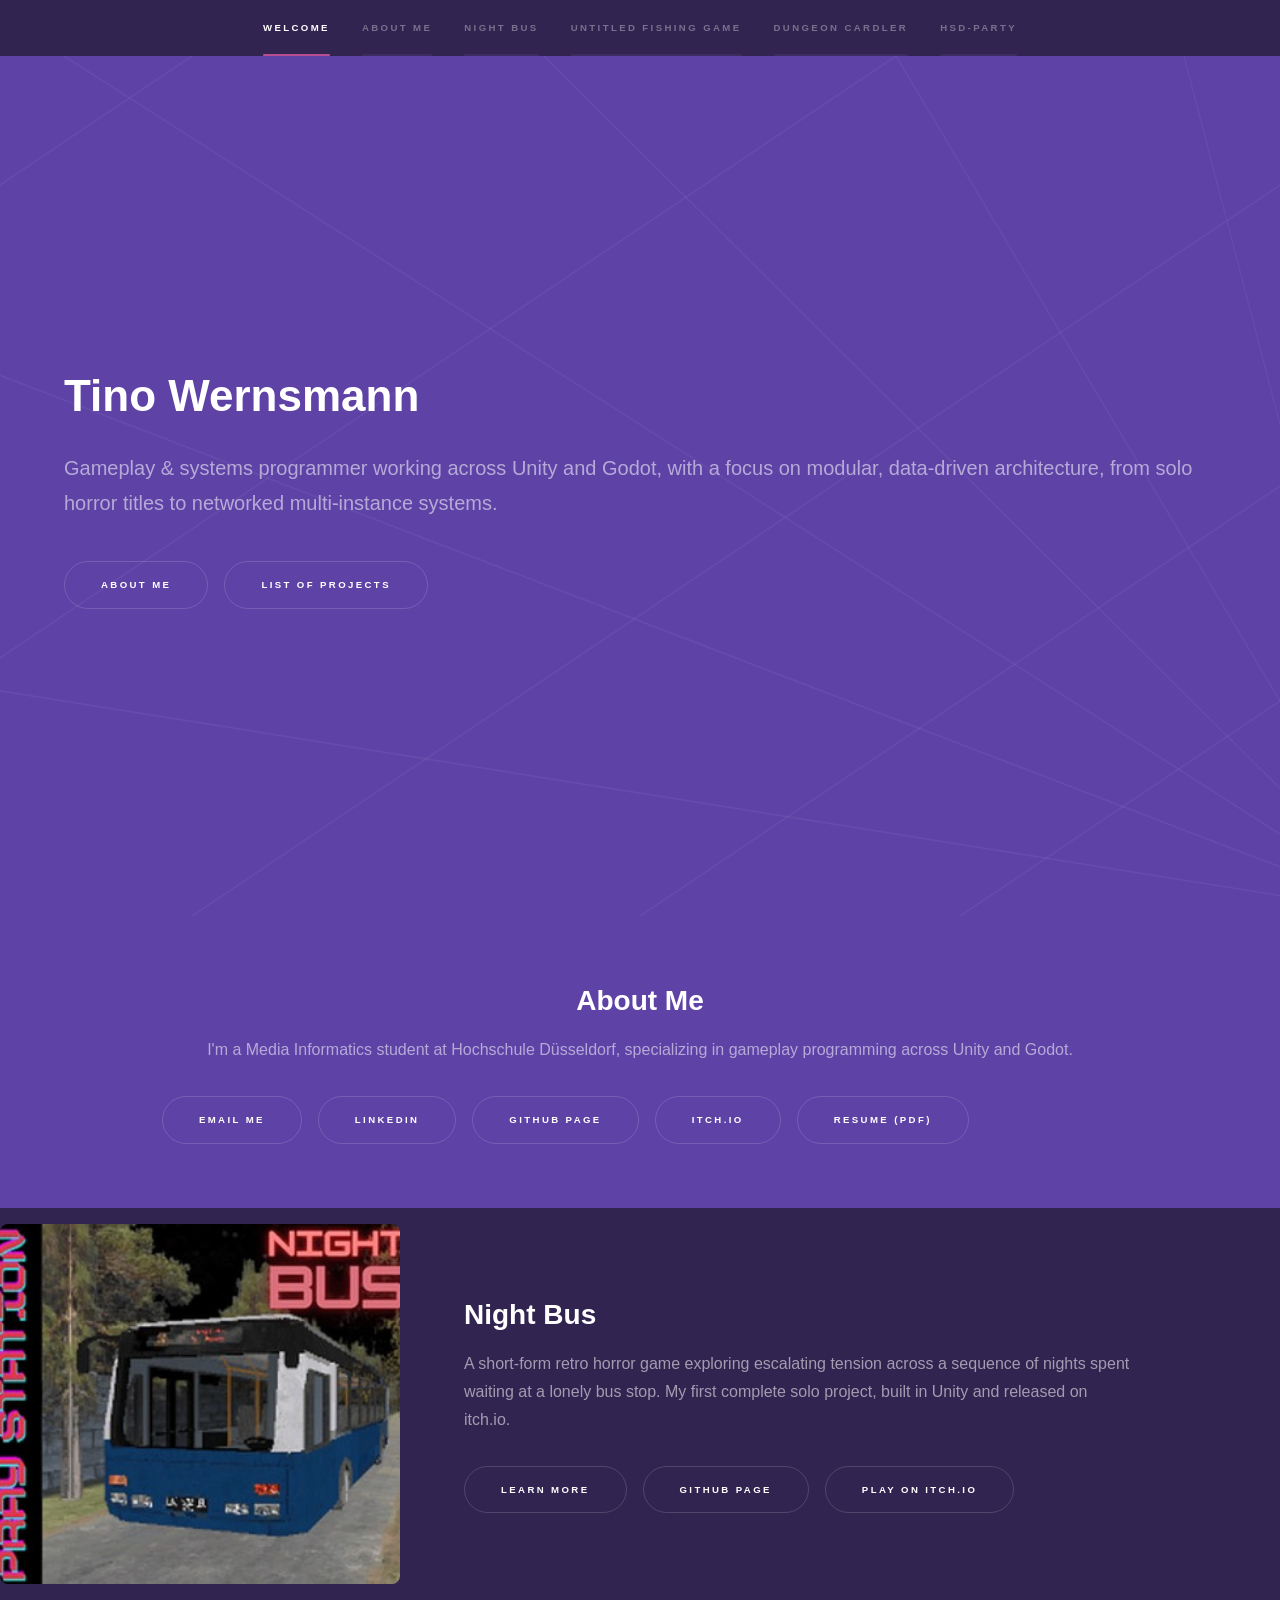
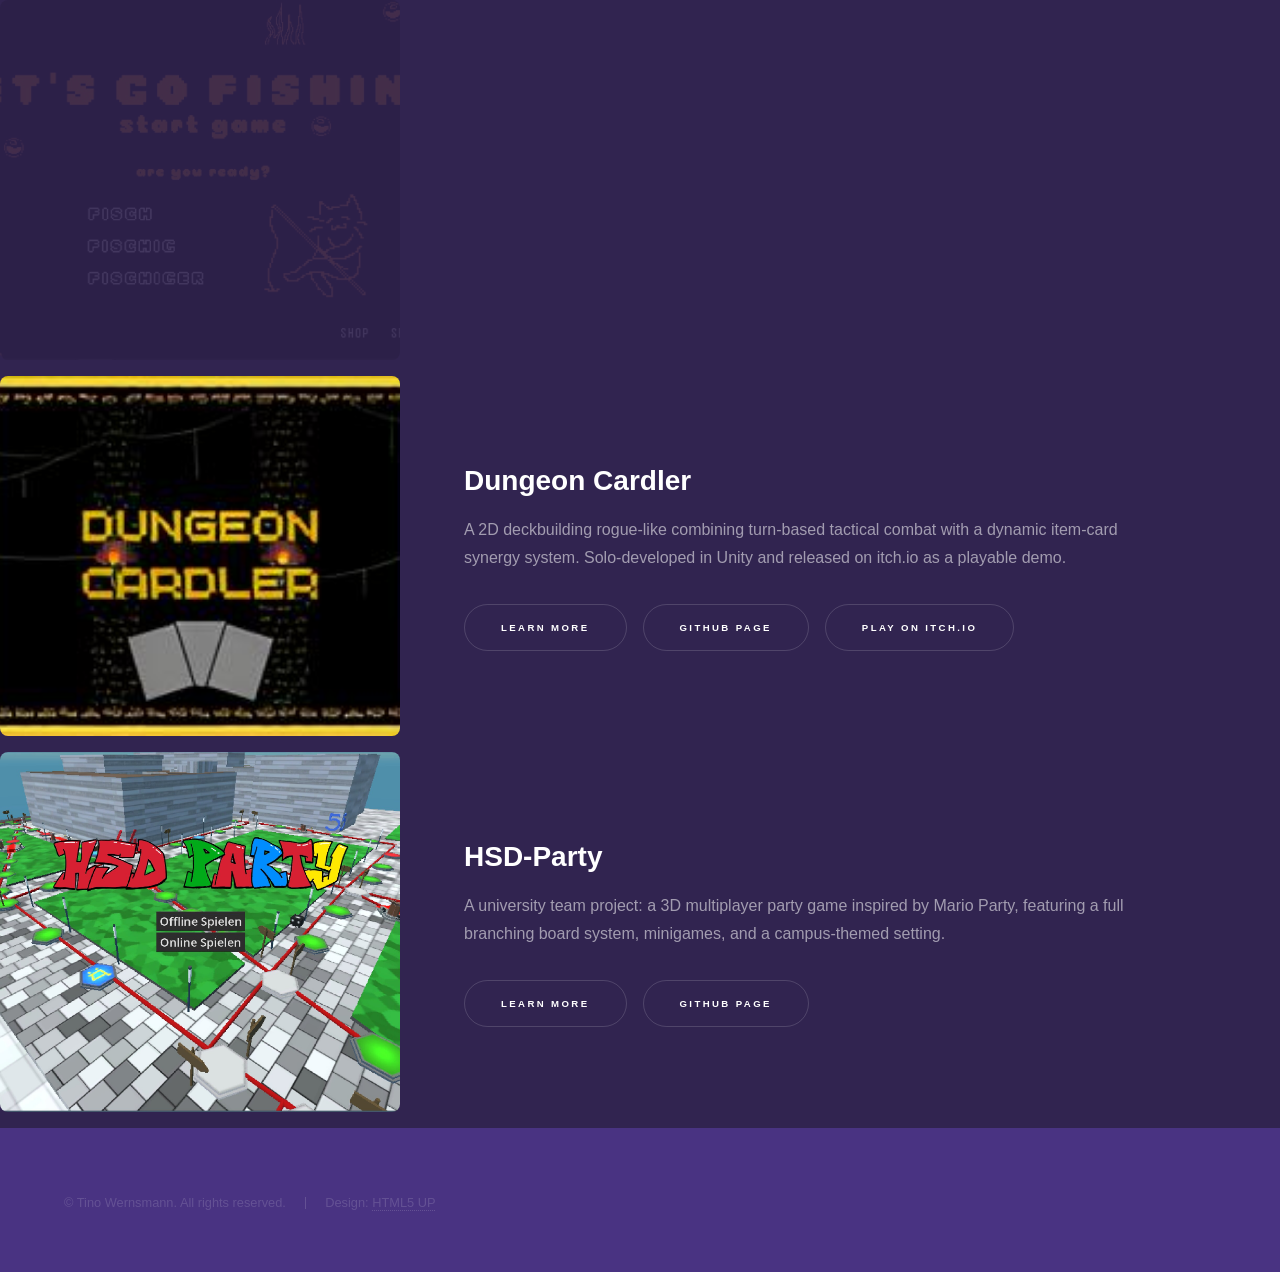
<file: index.html>
<!DOCTYPE HTML>
<!--
	Hyperspace by HTML5 UP
	html5up.net | @ajlkn
	Free for personal and commercial use under the CCA 3.0 license (html5up.net/license)
-->
<html>
	<head>
		<title>Tino Wernsmann Portfolio</title>
		<meta charset="utf-8" />
		<meta name="viewport" content="width=device-width, initial-scale=1, user-scalable=no" />
		<link rel="stylesheet" href="assets/css/main.css" />
		<noscript><link rel="stylesheet" href="assets/css/noscript.css" /></noscript>
	</head>
	<body class="is-preload">

		<!-- Sidebar -->
			<section id="sidebar">
				<div class="inner">
					<nav>
						<ul>
							<li><a href="#intro">Welcome</a></li>
							<li><a href="#about">About Me</a></li>
							<li><a href="#one">Night Bus</a></li>
							<li><a href="#two">Untitled Fishing Game</a></li>
							<li><a href="#three">Dungeon Cardler</a></li>
							<li><a href="#four">HSD-Party</a></li>
						</ul>
					</nav>
				</div>
			</section>

		<!-- Wrapper -->
			<div id="wrapper">

				<!-- Intro -->
					<section id="intro" class="wrapper style1 fullscreen fade-up">
						<div class="inner">
							<h1>Tino Wernsmann</h1>
							<p>Gameplay & systems programmer working across Unity and Godot, with a focus on modular, data-driven architecture, from solo horror titles to networked multi-instance systems.</p>
							<ul class="actions">
								<li><a href="#about" class="button scrolly">About Me</a></li>
								<li><a href="#one" class="button scrolly">List of projects</a></li>
							</ul>
						</div>
					</section>

				<!-- About -->
					<section id="about" class="wrapper style1 special">
						<div class="inner">
							<h2>About Me</h2>
							<p> I'm a Media Informatics student at Hochschule Düsseldorf, specializing in gameplay programming across Unity and Godot.</p>
							<ul class="actions" style="padding-left: 8.5%;">
								<li><a href="mailto:tino.wernsmann0602@hotmail.com" class="button">Email Me</a></li>
								<li><a href="https://www.linkedin.com/in/tino-wernsmann-748268398/" class="button">LinkedIn</a></li>
								<li><a href="https://github.com/TinoWernsmann" target="_blank" class="button">GitHub Page</a></li>
								<li><a href="https://gurd62.itch.io/" class="button">itch.io</a></li>
								<li><a href="Lebenslauf_Tino_Wernsmann.pdf" target="_blank" class="button">Resume (PDF)</a></li>
							</ul>
						</div>
					</section>

				<!-- One -->
					<section id="one" class="wrapper style2 spotlights">
						<section>
							<a href="#" class="image"><img src="images/nightbus.jpg" alt="" data-position="center center" /></a>
							<div class="content">
								<div class="inner">
									<h2>Night Bus</h2>
									<p>A short-form retro horror game exploring escalating tension across a sequence of nights spent waiting at a lonely bus stop. My first complete solo project, built in Unity and released on itch.io.</p>
									<ul class="actions">
										<li><a href="night_bus.html" target="_blank" class="button">Learn more</a></li>
										<li><a href="https://github.com/TinoWernsmann/PSX_Horror" target="_blank" rel="noopener noreferrer" class="button">GitHub Page</a></li>
										<li><a href="https://gurd62.itch.io/night-bus" target="_blank" rel="noopener noreferrer" class="button">Play on itch.io</a></li>
									</ul>
								</div>
							</div>
						</section>
					</section>
					
				<!-- Two -->
					<section id="two" class="wrapper style2 spotlights">
						<section>
							<a href="#" class="image"><img src="images/fishingpic.jpg" alt="" data-position="center center" /></a>
							<div class="content">
								<div class="inner">
									<h2>Untitled Fishing Game</h2>
									<p>A university team project pairing a VR fishing experience with a networked arcade display running a separate Unity instance, combining real-time score synchronization with gradually emerging horror elements.</p>
									<ul class="actions">
										<li><a href="fish_game.html" target="_blank" class="button">Learn more</a></li>
										<li><a href="https://github.com/TinoWernsmann/Untitled_Fishing_Game" target="_blank" rel="noopener noreferrer" class="button">GitHub Page</a></li>
									</ul>
								</div>
							</div>
						</section>
					</section>

				<!-- Three -->
					<section id="three" class="wrapper style2 spotlights">
						<section>
							<a href="#" class="image"><img src="images/cardler2.jpg" alt="" data-position="center center" /></a>
							<div class="content">
								<div class="inner">
									<h2>Dungeon Cardler</h2>
									<p>A 2D deckbuilding rogue-like combining turn-based tactical combat with a dynamic item-card synergy system. Solo-developed in Unity and released on itch.io as a playable demo.</p>
									<ul class="actions">
										<li><a href="dungeon_cardler.html" target="_blank" class="button">Learn more</a></li>
										<li><a href="https://github.com/TinoWernsmann/RPG_DECK_ROGUE" target="_blank" rel="noopener noreferrer" class="button">GitHub Page</a></li>
										<li><a href="https://gurd62.itch.io/dungeon-cardler" target="_blank" rel="noopener noreferrer" class="button">Play on itch.io</a></li>
									</ul>
								</div>
							</div>
						</section>
					</section>

				<!-- Four -->
					<section id="four" class="wrapper style2 spotlights">
						<section>
							<a href="#" class="image"><img src="images/hsdpartymain.jpg" alt="" data-position="center center" /></a>
							<div class="content">
								<div class="inner">
									<h2>HSD-Party</h2>
									<p>A university team project: a 3D multiplayer party game inspired by Mario Party, featuring a full branching board system, minigames, and a campus-themed setting.</p>
									<ul class="actions">
										<li><a href="hsd_party.html" target="_blank" class="button">Learn more</a></li>
										<li><a href="https://github.com/TinoWernsmann/HSD-Party" target="_blank" rel="noopener noreferrer" class="button">GitHub Page</a></li>
									</ul>
								</div>
							</div>
						</section>
					</section>
			</div>

		<!-- Footer -->
			<footer id="footer" class="wrapper style1-alt">
				<div class="inner">
					<ul class="menu">
						<li>&copy; Tino Wernsmann. All rights reserved.</li><li>Design: <a href="http://html5up.net">HTML5 UP</a></li>
					</ul>
				</div>
			</footer>

		<!-- Scripts -->
			<script src="assets/js/jquery.min.js"></script>
			<script src="assets/js/jquery.scrollex.min.js"></script>
			<script src="assets/js/jquery.scrolly.min.js"></script>
			<script src="assets/js/browser.min.js"></script>
			<script src="assets/js/breakpoints.min.js"></script>
			<script src="assets/js/util.js"></script>
			<script src="assets/js/main.js"></script>

	</body>
</html>
</file>
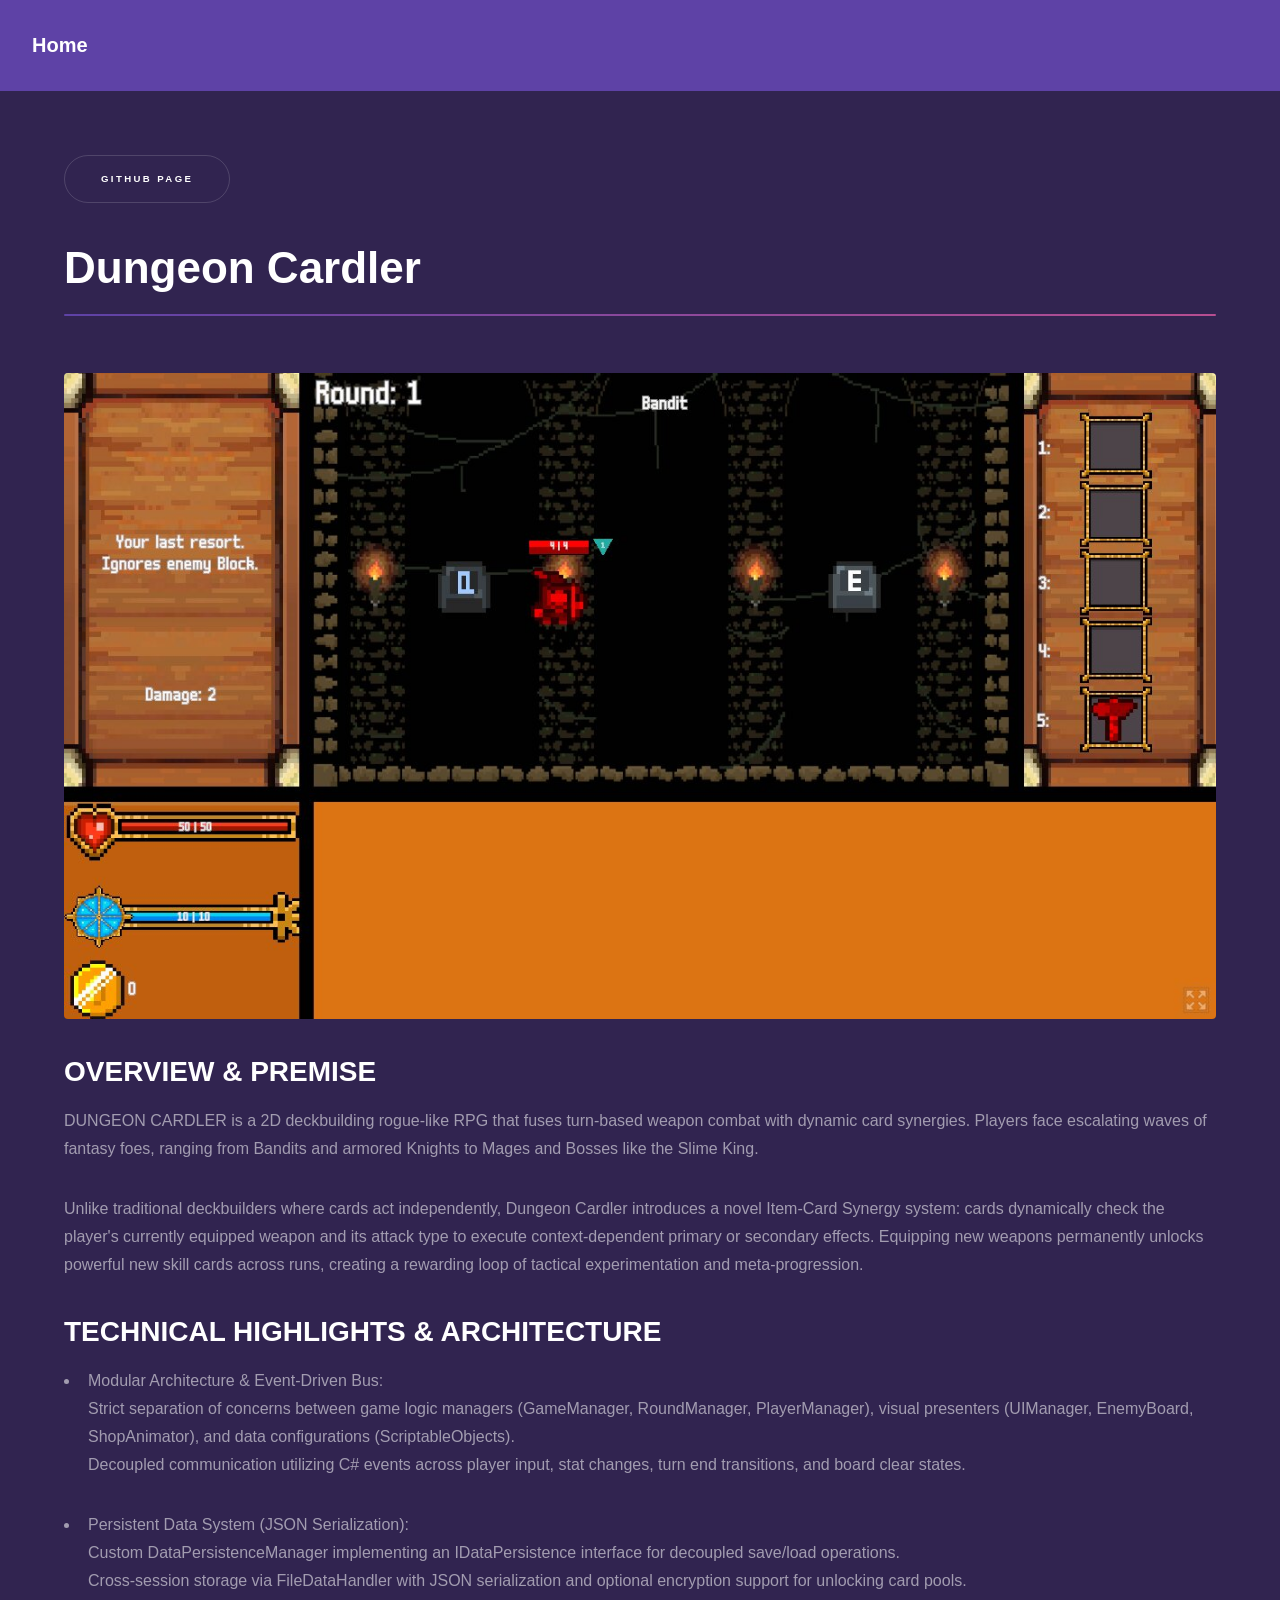
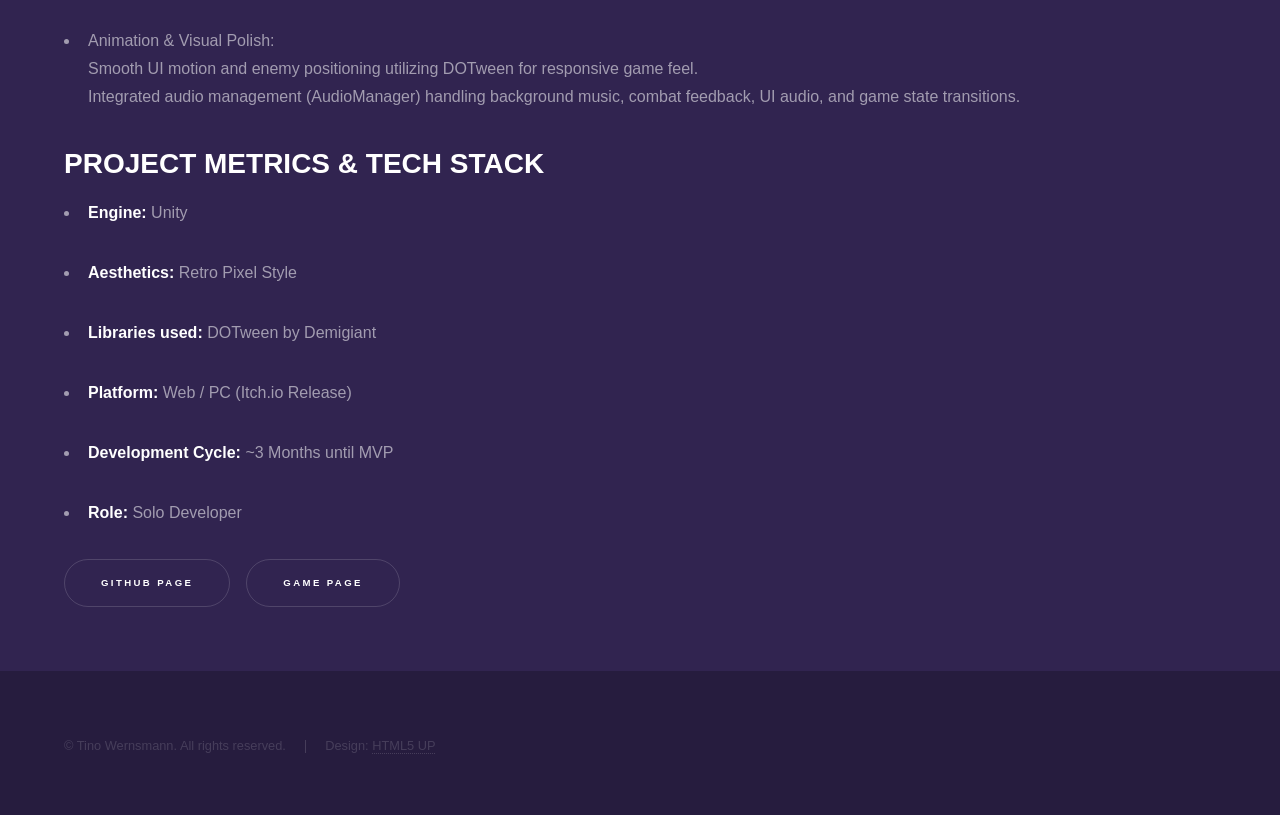
<file: dungeon_cardler.html>
<!DOCTYPE HTML>
<!--
	Hyperspace by HTML5 UP
	html5up.net | @ajlkn
	Free for personal and commercial use under the CCA 3.0 license (html5up.net/license)
-->
<html>
	<head>
		<title>Dungeon Cardler</title>
		<meta charset="utf-8" />
		<meta name="viewport" content="width=device-width, initial-scale=1, user-scalable=no" />
		<link rel="stylesheet" href="assets/css/main.css" />
		<noscript><link rel="stylesheet" href="assets/css/noscript.css" /></noscript>
	</head>
	<body class="is-preload">

		<!-- Header -->
			<header id="header">
				<a href="index.html" class="title">Home</a>
			</header>

		<!-- Wrapper -->
			<div id="wrapper">

				<!-- Main -->
					<section id="main" class="wrapper">
						<div class="inner">
							<ul class="actions">
								<li><a href="https://github.com/TinoWernsmann/RPG_DECK_ROGUE" class="button">GitHub Page</a></li>
							</ul>
							<h1 class="major">Dungeon Cardler</h1>
							<span class="image fit"><img src="images/cardingame.jpg" alt="" /></span>
							<h2>OVERVIEW & PREMISE</h2>
							<p>DUNGEON CARDLER is a 2D deckbuilding rogue-like RPG that fuses turn-based weapon combat with dynamic card synergies. Players face escalating waves of fantasy foes, ranging from Bandits and armored Knights to Mages and Bosses like the Slime King.</p>
							<p>Unlike traditional deckbuilders where cards act independently, Dungeon Cardler introduces a novel Item-Card Synergy system: cards dynamically check the player's currently equipped weapon and its attack type to execute context-dependent primary or secondary effects. Equipping new weapons permanently unlocks powerful new skill cards across runs, creating a rewarding loop of tactical experimentation and meta-progression.</p>
							<h2>TECHNICAL HIGHLIGHTS & ARCHITECTURE</h2>
							<ul>
								<li>
									<p>Modular Architecture & Event-Driven Bus:</br>Strict separation of concerns between game logic managers (GameManager, RoundManager, PlayerManager), visual presenters (UIManager, EnemyBoard, ShopAnimator), and data configurations (ScriptableObjects).</br>Decoupled communication utilizing C# events across player input, stat changes, turn end transitions, and board clear states.</p>
								</li>
								<li>
									<p>Persistent Data System (JSON Serialization):</br>Custom DataPersistenceManager implementing an IDataPersistence interface for decoupled save/load operations.</br>Cross-session storage via FileDataHandler with JSON serialization and optional encryption support for unlocking card pools.</p>
								</li>
								<li>
									<p>Animation & Visual Polish:</br>Smooth UI motion and enemy positioning utilizing DOTween for responsive game feel.</br>Integrated audio management (AudioManager) handling background music, combat feedback, UI audio, and game state transitions.</p>
								</li>
							</ul>
							<h2>PROJECT METRICS & TECH STACK</h2>
							<ul>
								<li>
									<p><strong>Engine:</strong> Unity</p>
								</li>
								<li>
									<p><strong>Aesthetics:</strong> Retro Pixel Style</p>
								</li>
								<li>
									<p><strong>Libraries used:</strong> DOTween by Demigiant</p>
								</li>
								<li>
									<p><strong>Platform:</strong> Web / PC (Itch.io Release)</p>
								</li>
								<li>
									<p><strong>Development Cycle:</strong> ~3 Months until MVP</p>
								</li>
								<li>
									<p><strong>Role:</strong> Solo Developer</p>
								</li>
							</ul>
							<ul class="actions">
								<li><a href="https://github.com/TinoWernsmann/RPG_DECK_ROGUE" class="button">GitHub Page</a></li>
								<li><a href="https://gurd62.itch.io/dungeon-cardler" class="button">Game Page</a></li>
							</ul>
					</div>
					</section>
			</div>

		<!-- Footer -->
			<footer id="footer" class="wrapper alt">
				<div class="inner">
					<ul class="menu">
						<li>&copy; Tino Wernsmann. All rights reserved.</li><li>Design: <a href="http://html5up.net">HTML5 UP</a></li>
					</ul>
				</div>
			</footer>

		<!-- Scripts -->
			<script src="assets/js/jquery.min.js"></script>
			<script src="assets/js/jquery.scrollex.min.js"></script>
			<script src="assets/js/jquery.scrolly.min.js"></script>
			<script src="assets/js/browser.min.js"></script>
			<script src="assets/js/breakpoints.min.js"></script>
			<script src="assets/js/util.js"></script>
			<script src="assets/js/main.js"></script>
	</body>
</html>
</file>
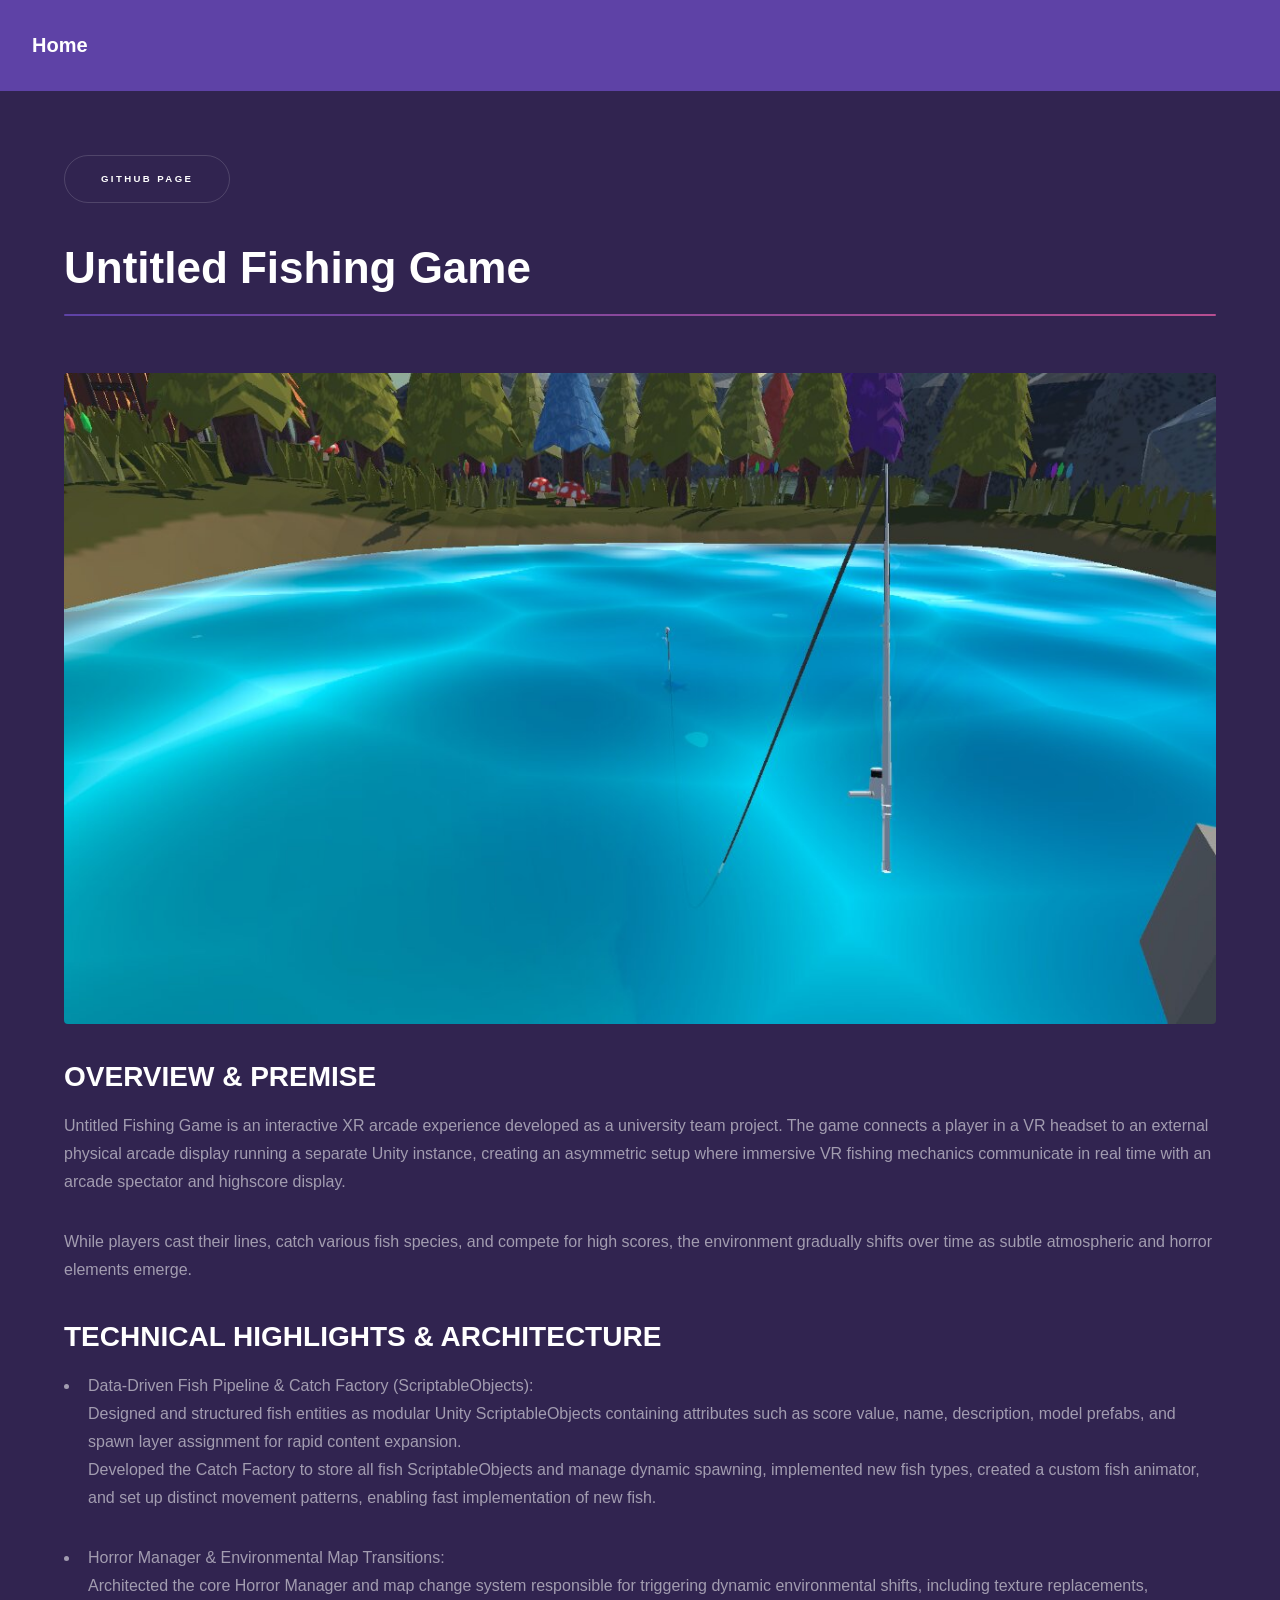
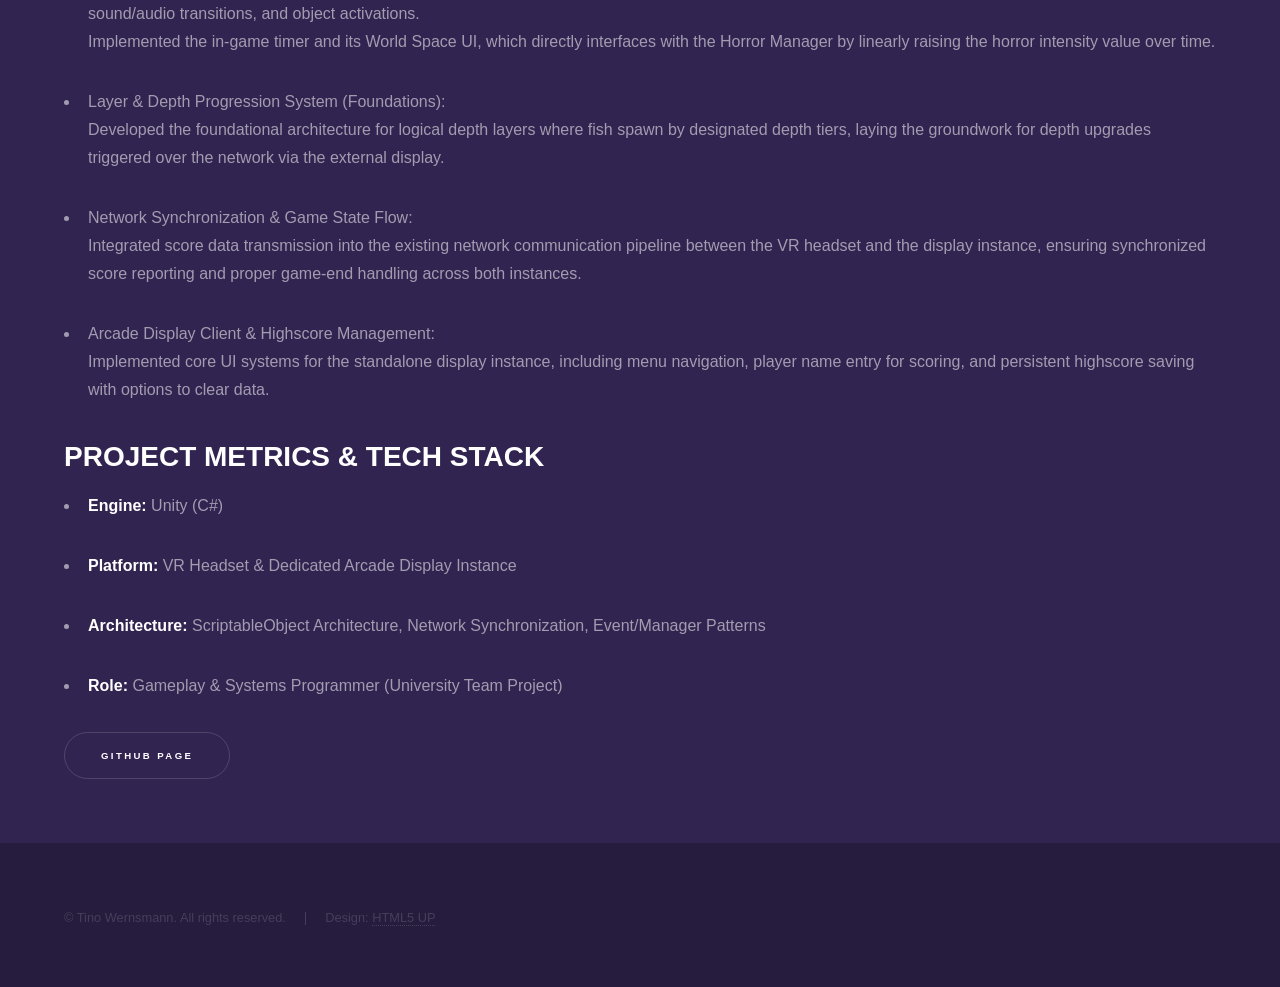
<file: fish_game.html>
<!DOCTYPE HTML>
<!--
	Hyperspace by HTML5 UP
	html5up.net | @ajlkn
	Free for personal and commercial use under the CCA 3.0 license (html5up.net/license)
-->
<html>
	<head>
		<title>Untitled Fishing Game</title>
		<meta charset="utf-8" />
		<meta name="viewport" content="width=device-width, initial-scale=1, user-scalable=no" />
		<link rel="stylesheet" href="assets/css/main.css" />
		<noscript><link rel="stylesheet" href="assets/css/noscript.css" /></noscript>
	</head>
	<body class="is-preload">

		<!-- Header -->
			<header id="header">
				<a href="index.html" class="title">Home</a>
			</header>

		<!-- Wrapper -->
			<div id="wrapper">

				<!-- Main -->
					<section id="main" class="wrapper">
						<div class="inner">
							<ul class="actions">
								<li><a href="https://github.com/TinoWernsmann/Untitled_Fishing_Game" class="button">GitHub Page</a></li>
							</ul>
							<h1 class="major">Untitled Fishing Game</h1>
							<span class="image fit"><img src="images/fishingame.jpg" alt="" /></span>
							<h2>OVERVIEW & PREMISE</h2>
							<p>Untitled Fishing Game is an interactive XR arcade experience developed as a university team project. The game connects a player in a VR headset to an external physical arcade display running a separate Unity instance, creating an asymmetric setup where immersive VR fishing mechanics communicate in real time with an arcade spectator and highscore display.</p>
							<p>While players cast their lines, catch various fish species, and compete for high scores, the environment gradually shifts over time as subtle atmospheric and horror elements emerge.</p>
							<h2>TECHNICAL HIGHLIGHTS & ARCHITECTURE</h2>
							<ul>
								<li>
									<p>Data-Driven Fish Pipeline & Catch Factory (ScriptableObjects):<br />
									Designed and structured fish entities as modular Unity ScriptableObjects containing attributes such as score value, name, description, model prefabs, and spawn layer assignment for rapid content expansion.<br />
									Developed the Catch Factory to store all fish ScriptableObjects and manage dynamic spawning, implemented new fish types, created a custom fish animator, and set up distinct movement patterns, enabling fast implementation of new fish.</p>
								</li>
								<li>
									<p>Horror Manager & Environmental Map Transitions:<br />
									Architected the core Horror Manager and map change system responsible for triggering dynamic environmental shifts, including texture replacements, sound/audio transitions, and object activations.<br />
									Implemented the in-game timer and its World Space UI, which directly interfaces with the Horror Manager by linearly raising the horror intensity value over time.</p>
								</li>
								<li>
									<p>Layer & Depth Progression System (Foundations):<br />
									Developed the foundational architecture for logical depth layers where fish spawn by designated depth tiers, laying the groundwork for depth upgrades triggered over the network via the external display.</p>
								</li>
								<li>
									<p>Network Synchronization & Game State Flow:<br />
									Integrated score data transmission into the existing network communication pipeline between the VR headset and the display instance, ensuring synchronized score reporting and proper game-end handling across both instances.</p>
								</li>
								<li>
									<p>Arcade Display Client & Highscore Management:<br />
									Implemented core UI systems for the standalone display instance, including menu navigation, player name entry for scoring, and persistent highscore saving with options to clear data.</p>
								</li>
							</ul>
							<h2>PROJECT METRICS & TECH STACK</h2>
							<ul>
								<li>
									<p><strong>Engine:</strong> Unity (C#)</p>
								</li>
								<li>
									<p><strong>Platform:</strong> VR Headset & Dedicated Arcade Display Instance</p>
								</li>
								<li>
									<p><strong>Architecture:</strong> ScriptableObject Architecture, Network Synchronization, Event/Manager Patterns</p>
								</li>
								<li>
									<p><strong>Role:</strong> Gameplay & Systems Programmer (University Team Project)</p>
								</li>
							</ul>
							<ul class="actions">
								<li><a href="https://github.com/TinoWernsmann/Untitled_Fishing_Game" class="button">GitHub Page</a></li>
							</ul>
					</div>
					</section>
			</div>

		<!-- Footer -->
			<footer id="footer" class="wrapper alt">
				<div class="inner">
					<ul class="menu">
						<li>&copy; Tino Wernsmann. All rights reserved.</li><li>Design: <a href="http://html5up.net">HTML5 UP</a></li>
					</ul>
				</div>
			</footer>

		<!-- Scripts -->
			<script src="assets/js/jquery.min.js"></script>
			<script src="assets/js/jquery.scrollex.min.js"></script>
			<script src="assets/js/jquery.scrolly.min.js"></script>
			<script src="assets/js/browser.min.js"></script>
			<script src="assets/js/breakpoints.min.js"></script>
			<script src="assets/js/util.js"></script>
			<script src="assets/js/main.js"></script>
	</body>
</html>
</file>
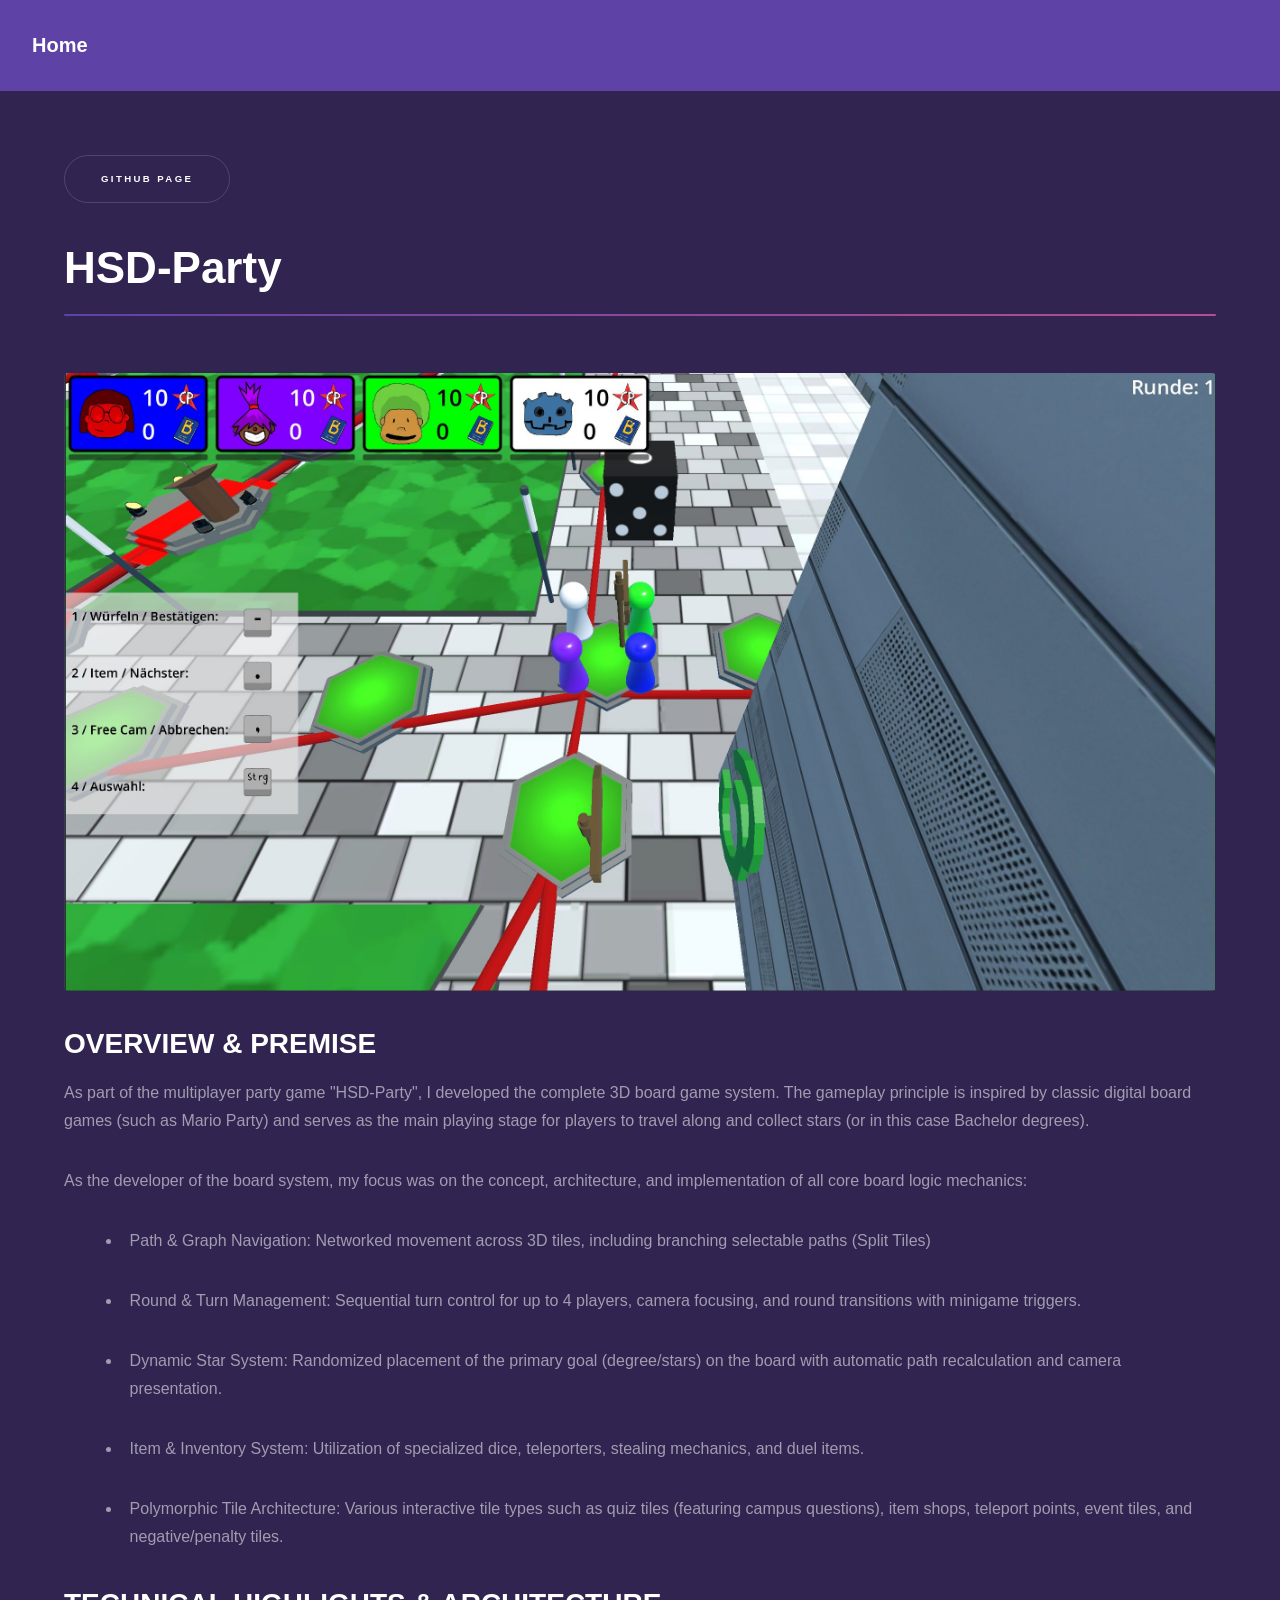
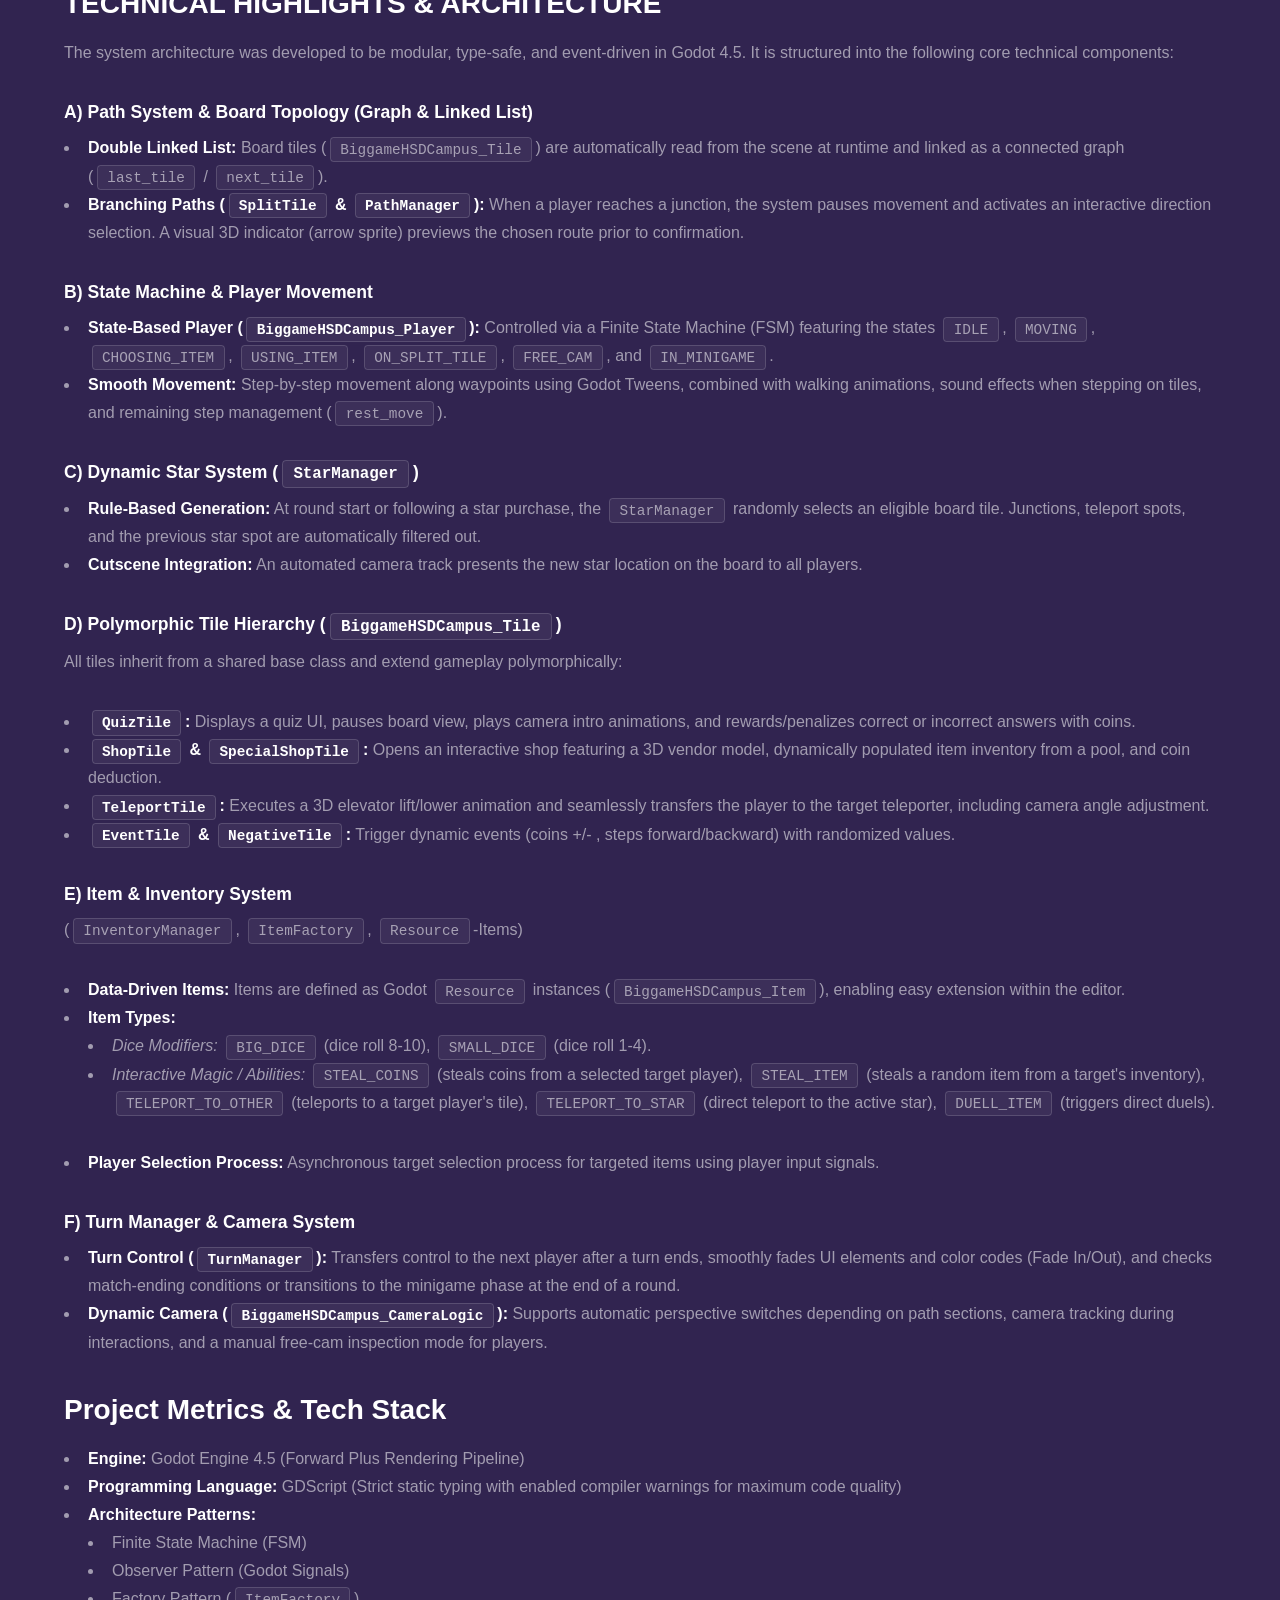
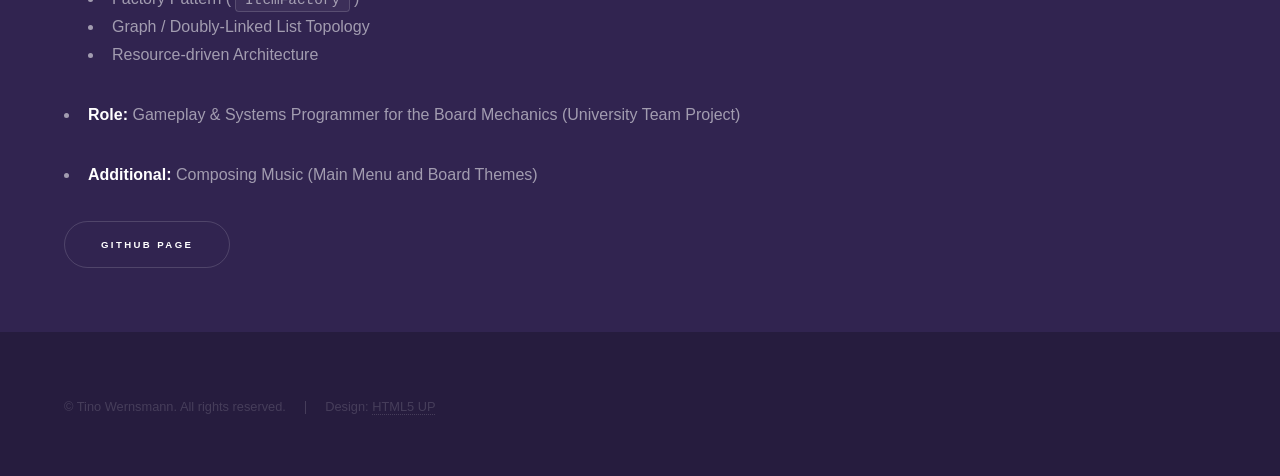
<file: hsd_party.html>
<!DOCTYPE HTML>
<!--
	Hyperspace by HTML5 UP
	html5up.net | @ajlkn
	Free for personal and commercial use under the CCA 3.0 license (html5up.net/license)
-->
<html>
	<head>
		<title>HSD-Party</title>
		<meta charset="utf-8" />
		<meta name="viewport" content="width=device-width, initial-scale=1, user-scalable=no" />
		<link rel="stylesheet" href="assets/css/main.css" />
		<noscript><link rel="stylesheet" href="assets/css/noscript.css" /></noscript>
	</head>
	<body class="is-preload">

		<!-- Header -->
			<header id="header">
				<a href="index.html" class="title">Home</a>
			</header>

		<!-- Wrapper -->
			<div id="wrapper">

				<!-- Main -->
					<section id="main" class="wrapper">
						<div class="inner">
							<ul class="actions">
								<li><a href="https://github.com/TinoWernsmann/HSD-Party" class="button">GitHub Page</a></li>
							</ul>
							<h1 class="major">HSD-Party</h1>
							<span class="image fit"><img src="images/hsdpartyboard.jpg" alt="" /></span>
							<h2>OVERVIEW & PREMISE</h2>
							<p>As part of the multiplayer party game "HSD-Party", I developed the complete 3D board game system. The gameplay principle is inspired by classic digital board games (such as Mario Party) and serves as the main playing stage for players to travel along and collect stars (or in this case Bachelor degrees).</p>
							<p>As the developer of the board system, my focus was on the concept, architecture, and implementation of all core board logic mechanics:</p>
							<ul style="padding-left: 5%;">
								<li>
									<p>Path & Graph Navigation: Networked movement across 3D tiles, including branching selectable paths (Split Tiles)</p>
								</li>
								<li>
									<p>Round & Turn Management: Sequential turn control for up to 4 players, camera focusing, and round transitions with minigame triggers.</p>
								</li>
								<li>
									<p>Dynamic Star System: Randomized placement of the primary goal (degree/stars) on the board with automatic path recalculation and camera presentation.</p>
								</li>
								<li>
									<p>Item & Inventory System: Utilization of specialized dice, teleporters, stealing mechanics, and duel items.</p>
								</li>
								<li>
									<p>Polymorphic Tile Architecture: Various interactive tile types such as quiz tiles (featuring campus questions), item shops, teleport points, event tiles, and negative/penalty tiles.</p>
								</li>
							</ul>
							<h2>TECHNICAL HIGHLIGHTS & ARCHITECTURE</h2>
							<p>The system architecture was developed to be modular, type-safe, and event-driven in Godot 4.5. It is structured into the following core technical components:</p>
							<h3>A) Path System & Board Topology (Graph & Linked List)</h3>
							<ul>
								<li><strong>Double Linked List:</strong> Board tiles (<code>BiggameHSDCampus_Tile</code>) are automatically read from the scene at runtime and linked as a connected graph (<code>last_tile</code> / <code>next_tile</code>).</li>
								<li><strong>Branching Paths (<code>SplitTile</code> & <code>PathManager</code>):</strong> When a player reaches a junction, the system pauses movement and activates an interactive direction selection. A visual 3D indicator (arrow sprite) previews the chosen route prior to confirmation.</li>
							</ul>

							<h3>B) State Machine & Player Movement</h3>
							<ul>
								<li><strong>State-Based Player (<code>BiggameHSDCampus_Player</code>):</strong> Controlled via a Finite State Machine (FSM) featuring the states <code>IDLE</code>, <code>MOVING</code>, <code>CHOOSING_ITEM</code>, <code>USING_ITEM</code>, <code>ON_SPLIT_TILE</code>, <code>FREE_CAM</code>, and <code>IN_MINIGAME</code>.</li>
								<li><strong>Smooth Movement:</strong> Step-by-step movement along waypoints using Godot Tweens, combined with walking animations, sound effects when stepping on tiles, and remaining step management (<code>rest_move</code>).</li>
							</ul>

							<h3>C) Dynamic Star System (<code>StarManager</code>)</h3>
							<ul>
								<li><strong>Rule-Based Generation:</strong> At round start or following a star purchase, the <code>StarManager</code> randomly selects an eligible board tile. Junctions, teleport spots, and the previous star spot are automatically filtered out.</li>
								<li><strong>Cutscene Integration:</strong> An automated camera track presents the new star location on the board to all players.</li>
							</ul>

							<h3>D) Polymorphic Tile Hierarchy (<code>BiggameHSDCampus_Tile</code>)</h3>
							<p>All tiles inherit from a shared base class and extend gameplay polymorphically:</p>
							<ul>
								<li><strong><code>QuizTile</code>:</strong> Displays a quiz UI, pauses board view, plays camera intro animations, and rewards/penalizes correct or incorrect answers with coins.</li>
								<li><strong><code>ShopTile</code> & <code>SpecialShopTile</code>:</strong> Opens an interactive shop featuring a 3D vendor model, dynamically populated item inventory from a pool, and coin deduction.</li>
								<li><strong><code>TeleportTile</code>:</strong> Executes a 3D elevator lift/lower animation and seamlessly transfers the player to the target teleporter, including camera angle adjustment.</li>
								<li><strong><code>EventTile</code> & <code>NegativeTile</code>:</strong> Trigger dynamic events (coins +/- , steps forward/backward) with randomized values.</li>
							</ul>

							<h3>E) Item & Inventory System</h3>
							<p>(<code>InventoryManager</code>, <code>ItemFactory</code>, <code>Resource</code>-Items)</p>
							<ul>
								<li><strong>Data-Driven Items:</strong> Items are defined as Godot <code>Resource</code> instances (<code>BiggameHSDCampus_Item</code>), enabling easy extension within the editor.</li>
								<li><strong>Item Types:</strong>
									<ul>
										<li><em>Dice Modifiers:</em> <code>BIG_DICE</code> (dice roll 8-10), <code>SMALL_DICE</code> (dice roll 1-4).</li>
										<li><em>Interactive Magic / Abilities:</em> <code>STEAL_COINS</code> (steals coins from a selected target player), <code>STEAL_ITEM</code> (steals a random item from a target's inventory), <code>TELEPORT_TO_OTHER</code> (teleports to a target player's tile), <code>TELEPORT_TO_STAR</code> (direct teleport to the active star), <code>DUELL_ITEM</code> (triggers direct duels).</li>
									</ul>
								</li>
								<li><strong>Player Selection Process:</strong> Asynchronous target selection process for targeted items using player input signals.</li>
							</ul>

							<h3>F) Turn Manager & Camera System</h3>
							<ul>
								<li><strong>Turn Control (<code>TurnManager</code>):</strong> Transfers control to the next player after a turn ends, smoothly fades UI elements and color codes (Fade In/Out), and checks match-ending conditions or transitions to the minigame phase at the end of a round.</li>
								<li><strong>Dynamic Camera (<code>BiggameHSDCampus_CameraLogic</code>):</strong> Supports automatic perspective switches depending on path sections, camera tracking during interactions, and a manual free-cam inspection mode for players.</li>
							</ul>
							<h2>Project Metrics & Tech Stack</h2>
							<ul class="metrics-list">
								<li><strong>Engine:</strong> Godot Engine 4.5 (Forward Plus Rendering Pipeline)</li>
								<li><strong>Programming Language:</strong> GDScript (Strict static typing with enabled compiler warnings for maximum code quality)</li>
								<li><strong>Architecture Patterns:</strong> 
									<ul>
										<li>Finite State Machine (FSM)</li>
										<li>Observer Pattern (Godot Signals)</li>
										<li>Factory Pattern (<code>ItemFactory</code>)</li>
										<li>Graph / Doubly-Linked List Topology</li>
										<li>Resource-driven Architecture</li>
									</ul>
								</li>
								<li>
									<p><strong>Role: </strong>Gameplay & Systems Programmer for the Board Mechanics (University Team Project)</p>
								</li>
								<li><strong>Additional:</strong> Composing Music (Main Menu and Board Themes) </li>
							</ul>
							<ul class="actions">
								<li><a href="https://github.com/TinoWernsmann/HSD-Party" class="button">GitHub Page</a></li>
							</ul>
						</div>
					</section>
			</div>

		<!-- Footer -->
			<footer id="footer" class="wrapper alt">
				<div class="inner">
					<ul class="menu">
						<li>&copy; Tino Wernsmann. All rights reserved.</li><li>Design: <a href="http://html5up.net">HTML5 UP</a></li>
					</ul>
				</div>
			</footer>

		<!-- Scripts -->
			<script src="assets/js/jquery.min.js"></script>
			<script src="assets/js/jquery.scrollex.min.js"></script>
			<script src="assets/js/jquery.scrolly.min.js"></script>
			<script src="assets/js/browser.min.js"></script>
			<script src="assets/js/breakpoints.min.js"></script>
			<script src="assets/js/util.js"></script>
			<script src="assets/js/main.js"></script>
	</body>
</html>
</file>
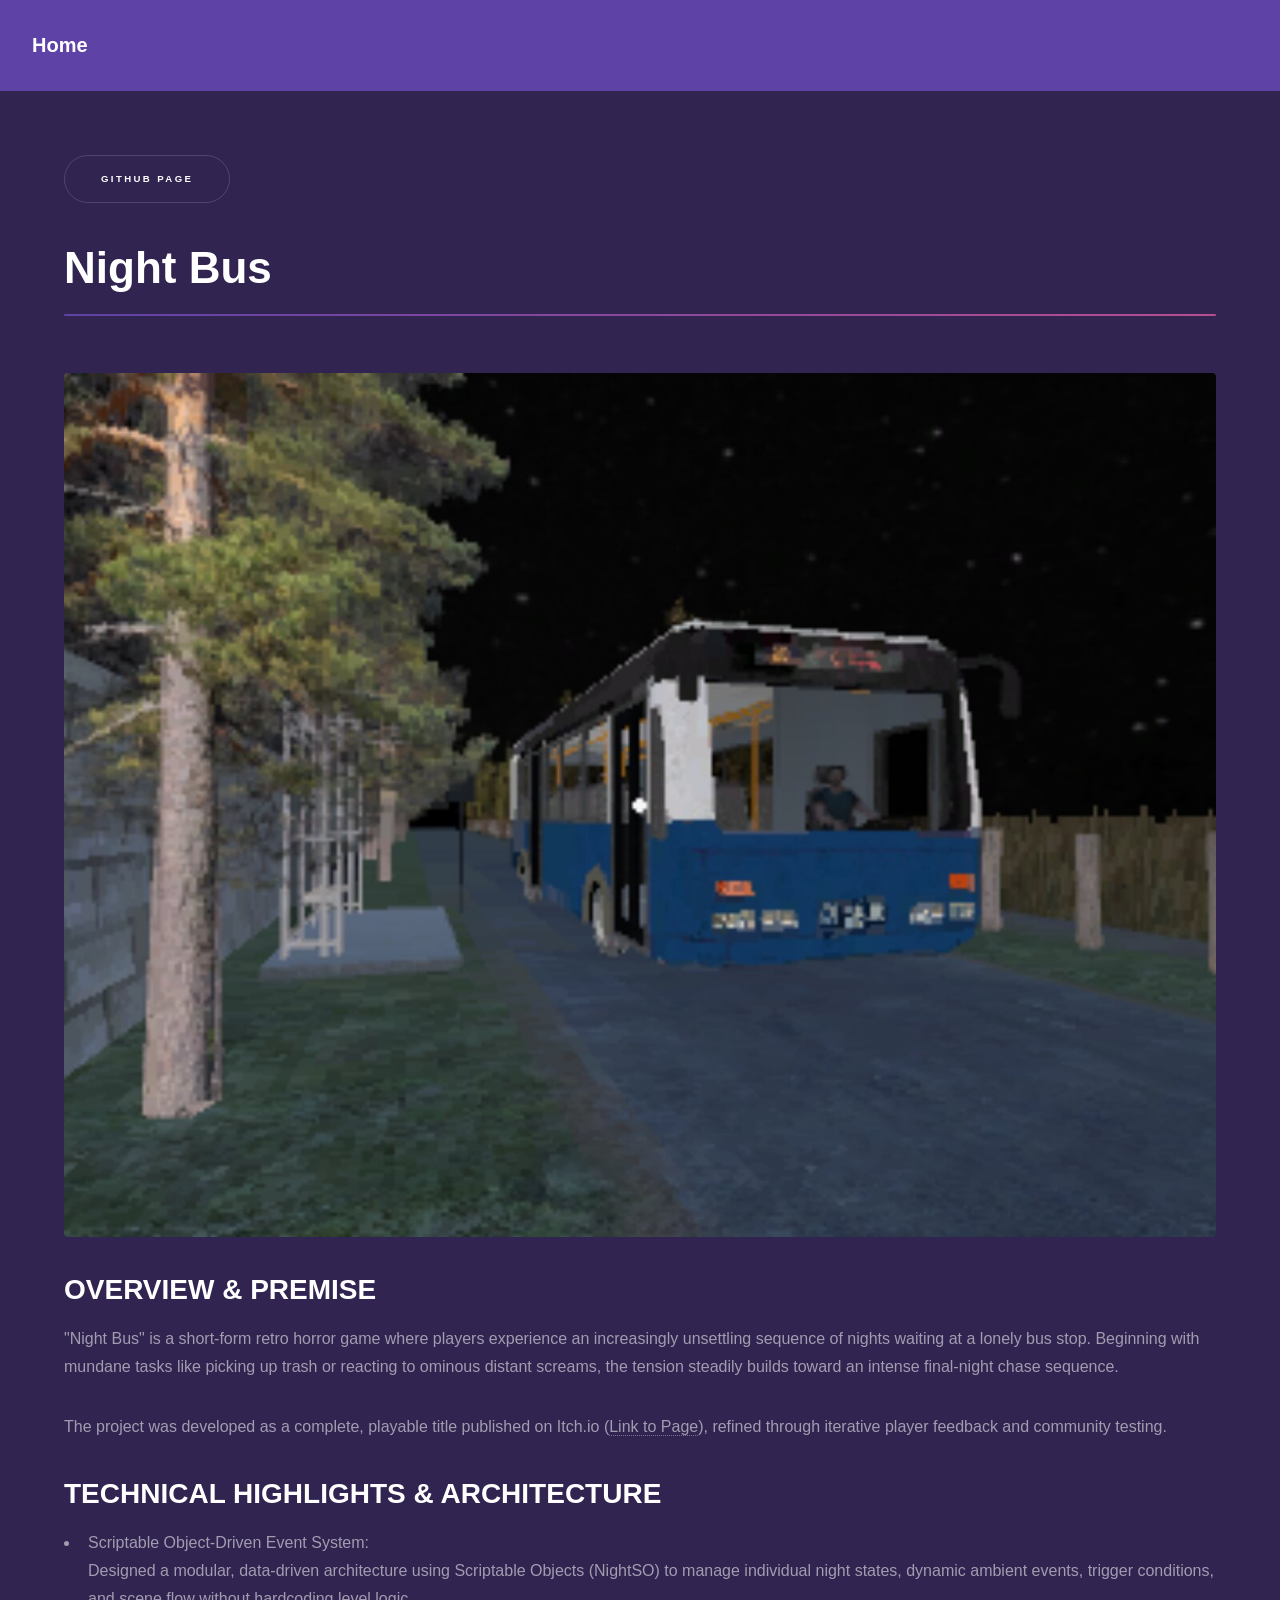
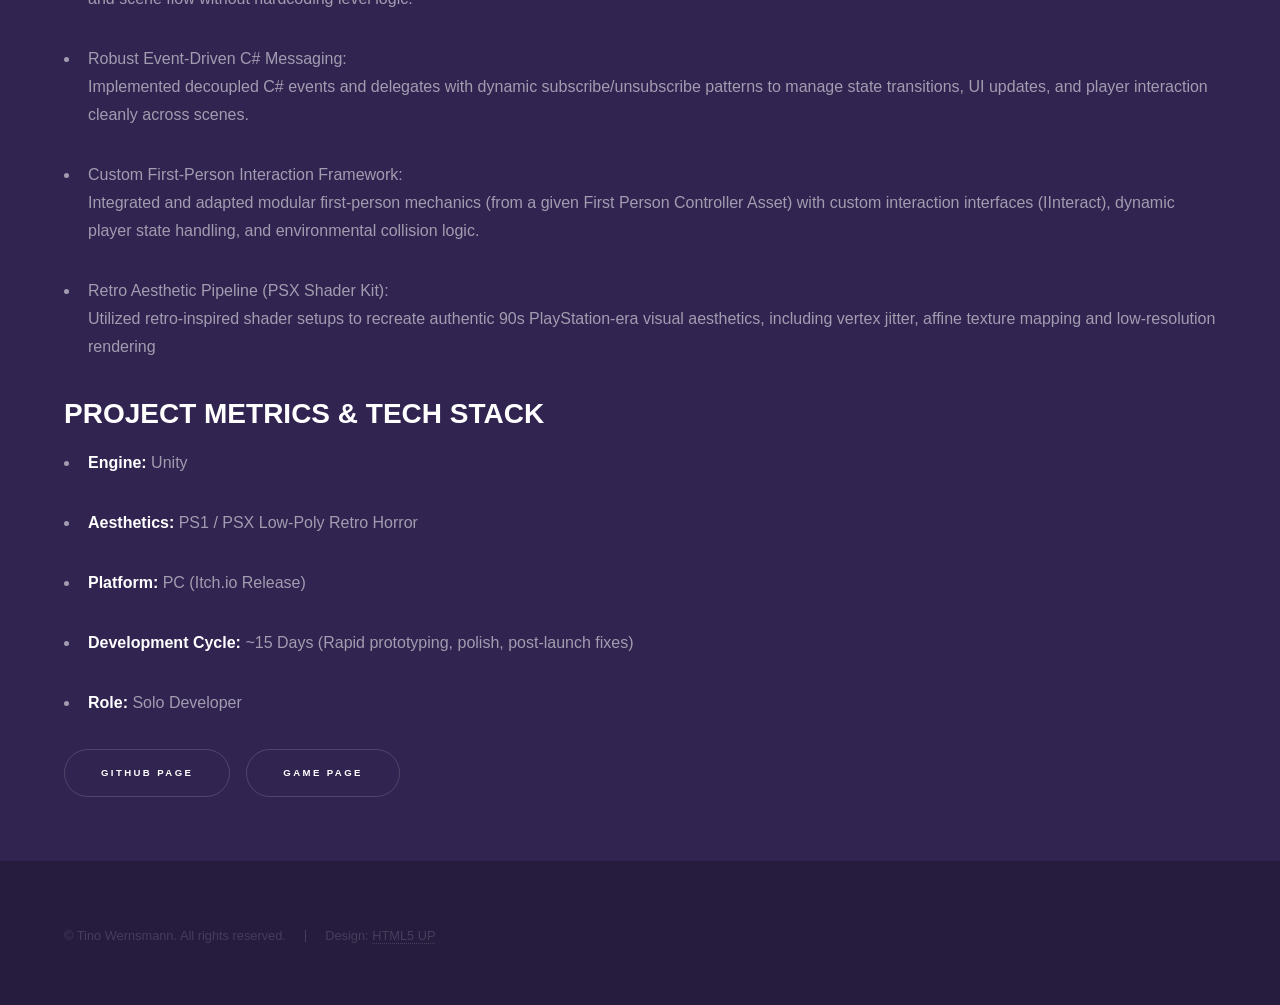
<file: night_bus.html>
<!DOCTYPE HTML>
<!--
	Hyperspace by HTML5 UP
	html5up.net | @ajlkn
	Free for personal and commercial use under the CCA 3.0 license (html5up.net/license)
-->
<html>
	<head>
		<title>Night Bus</title>
		<meta charset="utf-8" />
		<meta name="viewport" content="width=device-width, initial-scale=1, user-scalable=no" />
		<link rel="stylesheet" href="assets/css/main.css" />
		<noscript><link rel="stylesheet" href="assets/css/noscript.css" /></noscript>
	</head>
	<body class="is-preload">

		<!-- Header -->
			<header id="header">
				<a href="index.html" class="title">Home</a>
			</header>

		<!-- Wrapper -->
			<div id="wrapper">

				<!-- Main -->
					<section id="main" class="wrapper">
						<div class="inner">
							<ul class="actions">
								<li><a href="https://github.com/TinoWernsmann/PSX_Horror" class="button">GitHub Page</a></li>
							</ul>
							<h1 class="major">Night Bus</h1>
							<span class="image fit"><img src="images/nightbusgame.jpg" alt="" /></span>
							<h2>OVERVIEW & PREMISE</h2>
							<p>"Night Bus" is a short-form retro horror game where players experience an increasingly unsettling sequence of nights waiting at a lonely bus stop. Beginning with mundane tasks like picking up trash or reacting to ominous distant screams, the tension steadily builds toward an intense final-night chase sequence.</p>
							<p>The project was developed as a complete, playable title published on Itch.io (<a href="https://gurd62.itch.io/night-bus">Link to Page</a>), refined through iterative player feedback and community testing.</p>
							<h2>TECHNICAL HIGHLIGHTS & ARCHITECTURE</h2>
							<ul>
								<li>
									<p>Scriptable Object-Driven Event System:</br>  Designed a modular, data-driven architecture using Scriptable Objects (NightSO) to manage individual night states, dynamic ambient events, trigger conditions, and scene flow without hardcoding level logic.</p>
								</li>
								<li>
									<p>Robust Event-Driven C# Messaging:</br>  Implemented decoupled C# events and delegates with dynamic subscribe/unsubscribe patterns to manage state transitions, UI updates, and player interaction cleanly across scenes.</p>
								</li>
								<li>
									<p>Custom First-Person Interaction Framework:</br>  Integrated and adapted modular first-person mechanics (from a given First Person Controller Asset) with custom interaction interfaces (IInteract), dynamic player state handling, and environmental collision logic.</p>
								</li>
								<li>
									<p>Retro Aesthetic Pipeline (PSX Shader Kit):</br>  Utilized retro-inspired shader setups to recreate authentic 90s PlayStation-era visual aesthetics, including vertex jitter, affine texture mapping and low-resolution rendering</p>
								</li>
							</ul>
							<h2>PROJECT METRICS & TECH STACK</h2>
							<ul>
								<li>
									<p><strong>Engine:</strong> Unity</p>
								</li>
								<li>
									<p><strong>Aesthetics:</strong> PS1 / PSX Low-Poly Retro Horror</p>
								</li>
								<li>
									<p><strong>Platform:</strong> PC (Itch.io Release)</p>
								</li>
								<li>
									<p><strong>Development Cycle:</strong> ~15 Days (Rapid prototyping, polish, post-launch fixes)</p>
								</li>
								<li>
									<p><strong>Role:</strong> Solo Developer</p>
								</li>
							</ul>
							<ul class="actions">
								<li><a href="https://github.com/TinoWernsmann/PSX_Horror" class="button">GitHub Page</a></li>
								<li><a href="https://gurd62.itch.io/night-bus" class="button">Game Page</a></li>
							</ul>
						</div>
					</section>
			</div>

		<!-- Footer -->
			<footer id="footer" class="wrapper alt">
				<div class="inner">
					<ul class="menu">
						<li>&copy; Tino Wernsmann. All rights reserved.</li><li>Design: <a href="http://html5up.net">HTML5 UP</a></li>
					</ul>
				</div>
			</footer>

		<!-- Scripts -->
			<script src="assets/js/jquery.min.js"></script>
			<script src="assets/js/jquery.scrollex.min.js"></script>
			<script src="assets/js/jquery.scrolly.min.js"></script>
			<script src="assets/js/browser.min.js"></script>
			<script src="assets/js/breakpoints.min.js"></script>
			<script src="assets/js/util.js"></script>
			<script src="assets/js/main.js"></script>
	</body>
</html>
</file>
<file: assets/css/noscript.css>
/*
	Hyperspace by HTML5 UP
	html5up.net | @ajlkn
	Free for personal and commercial use under the CCA 3.0 license (html5up.net/license)
*/

/* Spotlights */

	.spotlights > section > .image:before {
		opacity: 0 !important;
	}

	.spotlights > section > .content > .inner {
		-moz-transform: none !important;
		-webkit-transform: none !important;
		-ms-transform: none !important;
		transform: none !important;
		opacity: 1 !important;
	}

/* Wrapper */

	.wrapper > .inner {
		opacity: 1 !important;
		-moz-transform: none !important;
		-webkit-transform: none !important;
		-ms-transform: none !important;
		transform: none !important;
	}

/* Sidebar */

	#sidebar > .inner {
		opacity: 1 !important;
	}

	#sidebar nav > ul > li {
		-moz-transform: none !important;
		-webkit-transform: none !important;
		-ms-transform: none !important;
		transform: none !important;
		opacity: 1 !important;
	}
</file>
<file: assets/css/main.css>
@import url(fontawesome-all.min.css);

/*
	Hyperspace by HTML5 UP
	html5up.net | @ajlkn
	Free for personal and commercial use under the CCA 3.0 license (html5up.net/license)
*/

html, body, div, span, applet, object,
iframe, h1, h2, h3, h4, h5, h6, p, blockquote,
pre, a, abbr, acronym, address, big, cite,
code, del, dfn, em, img, ins, kbd, q, s, samp,
small, strike, strong, sub, sup, tt, var, b,
u, i, center, dl, dt, dd, ol, ul, li, fieldset,
form, label, legend, table, caption, tbody,
tfoot, thead, tr, th, td, article, aside,
canvas, details, embed, figure, figcaption,
footer, header, hgroup, menu, nav, output, ruby,
section, summary, time, mark, audio, video {
	margin: 0;
	padding: 0;
	border: 0;
	font-size: 100%;
	font: inherit;
	vertical-align: baseline;}

article, aside, details, figcaption, figure,
footer, header, hgroup, menu, nav, section {
	display: block;}

body {
	line-height: 1;
}

section.spotlights {
	margin-top: 1em;
	margin-bottom: 1em;
	background-color: transparent !important;
	background-image: none !important;
}

section.spotlights > section {
	overflow: hidden;
}

section.spotlights .image {
	border-radius: 8px !important;
}

#intro {
    border-radius: 0 0 0 0px !important; /* 0 for top corners, 15px for bottom corners */
}

ol, ul {
	list-style: none;
}

blockquote, q {
	quotes: none;
}

	blockquote:before, blockquote:after, q:before, q:after {
		content: '';
		content: none;
	}

table {
	border-collapse: collapse;
	border-spacing: 0;
}

body {
	-webkit-text-size-adjust: none;
}

mark {
	background-color: transparent;
	color: inherit;
}

input::-moz-focus-inner {
	border: 0;
	padding: 0;
}

input, select, textarea {
	-moz-appearance: none;
	-webkit-appearance: none;
	-ms-appearance: none;
	appearance: none;
}

/* Basic */

	@-ms-viewport {
		width: device-width;
	}

	body {
		-ms-overflow-style: scrollbar;
	}

	@media screen and (max-width: 480px) {

		html, body {
			min-width: 320px;
		}

	}

	html {
		box-sizing: border-box;
	}

	*, *:before, *:after {
		box-sizing: inherit;
	}

	body {
		background: #312450;
	}

		body.is-preload *, body.is-preload *:before, body.is-preload *:after {
			-moz-animation: none !important;
			-webkit-animation: none !important;
			-ms-animation: none !important;
			animation: none !important;
			-moz-transition: none !important;
			-webkit-transition: none !important;
			-ms-transition: none !important;
			transition: none !important;
		}

/* Type */

	body, input, select, textarea {
		color: rgba(255, 255, 255, 0.55);
		font-family: Arial, Helvetica, sans-serif;
		font-size: 16.5pt;
		font-weight: normal;
		line-height: 1.75;
	}

		@media screen and (max-width: 1680px) {

			body, input, select, textarea {
				font-size: 13pt;
			}

		}

		@media screen and (max-width: 1280px) {

			body, input, select, textarea {
				font-size: 12pt;
			}

		}

		@media screen and (max-width: 360px) {

			body, input, select, textarea {
				font-size: 11pt;
			}

		}

	a {
		-moz-transition: color 0.2s ease, border-bottom-color 0.2s ease;
		-webkit-transition: color 0.2s ease, border-bottom-color 0.2s ease;
		-ms-transition: color 0.2s ease, border-bottom-color 0.2s ease;
		transition: color 0.2s ease, border-bottom-color 0.2s ease;
		border-bottom: dotted 1px rgba(255, 255, 255, 0.35);
		color: inherit;
		text-decoration: none;
	}

		a:hover {
			border-bottom-color: transparent;
			color: #ffffff;
		}

	strong, b {
		color: #ffffff;
		font-weight: bold;
	}

	em, i {
		font-style: italic;
	}

	p {
		margin: 0 0 2em 0;
	}

	h1, h2, h3, h4, h5, h6 {
		color: #ffffff;
		font-weight: bold;
		line-height: 1.5;
		margin: 0 0 0.5em 0;
	}

		h1 a, h2 a, h3 a, h4 a, h5 a, h6 a {
			color: inherit;
			text-decoration: none;
		}

	h1 {
		font-size: 2.75em;
	}

		h1.major {
			margin: 0 0 1.3em 0;
			position: relative;
			padding-bottom: 0.35em;
		}

			h1.major:after {
				background-image: -moz-linear-gradient(to right, #5e42a6, #b74e91);
				background-image: -webkit-linear-gradient(to right, #5e42a6, #b74e91);
				background-image: -ms-linear-gradient(to right, #5e42a6, #b74e91);
				background-image: linear-gradient(to right, #5e42a6, #b74e91);
				-moz-transition: max-width 0.2s ease;
				-webkit-transition: max-width 0.2s ease;
				-ms-transition: max-width 0.2s ease;
				transition: max-width 0.2s ease;
				border-radius: 0.2em;
				bottom: 0;
				content: '';
				height: 0.05em;
				position: absolute;
				right: 0;
				width: 100%;
			}

	h2 {
		font-size: 1.75em;
	}

	h3 {
		font-size: 1.1em;
	}

	h4 {
		font-size: 1em;
	}

	h5 {
		font-size: 0.8em;
	}

	h6 {
		font-size: 0.6em;
	}

	@media screen and (max-width: 736px) {

		h1 {
			font-size: 2em;
		}

		h2 {
			font-size: 1.25em;
		}

		h3 {
			font-size: 1em;
		}

		h4 {
			font-size: 0.8em;
		}

		h5 {
			font-size: 0.6em;
		}

		h6 {
			font-size: 0.6em;
		}

	}

	sub {
		font-size: 0.8em;
		position: relative;
		top: 0.5em;
	}

	sup {
		font-size: 0.8em;
		position: relative;
		top: -0.5em;
	}

	blockquote {
		border-left: solid 4px rgba(255, 255, 255, 0.15);
		font-style: italic;
		margin: 0 0 2em 0;
		padding: 0.5em 0 0.5em 2em;
	}

	code {
		background: rgba(255, 255, 255, 0.05);
		border-radius: 0.25em;
		border: solid 1px rgba(255, 255, 255, 0.15);
		font-family: "Courier New", monospace;
		font-size: 0.9em;
		margin: 0 0.25em;
		padding: 0.25em 0.65em;
	}

	pre {
		-webkit-overflow-scrolling: touch;
		font-family: "Courier New", monospace;
		font-size: 0.9em;
		margin: 0 0 2em 0;
	}

		pre code {
			display: block;
			line-height: 1.75em;
			padding: 1em 1.5em;
			overflow-x: auto;
		}

	hr {
		border: 0;
		border-bottom: solid 1px rgba(255, 255, 255, 0.15);
		margin: 2em 0;
	}

		hr.major {
			margin: 3em 0;
		}

	.align-left {
		text-align: left;
	}

	.align-center {
		text-align: center;
	}

	.align-right {
		text-align: right;
	}

/* Row */

	.row {
		display: flex;
		flex-wrap: wrap;
		box-sizing: border-box;
		align-items: stretch;
	}

		.row > * {
			box-sizing: border-box;
		}

		.row.gtr-uniform > * > :last-child {
			margin-bottom: 0;
		}

		.row.aln-left {
			justify-content: flex-start;
		}

		.row.aln-center {
			justify-content: center;
		}

		.row.aln-right {
			justify-content: flex-end;
		}

		.row.aln-top {
			align-items: flex-start;
		}

		.row.aln-middle {
			align-items: center;
		}

		.row.aln-bottom {
			align-items: flex-end;
		}

		.row > .imp {
			order: -1;
		}

		.row > .col-1 {
			width: 8.33333%;
		}

		.row > .off-1 {
			margin-left: 8.33333%;
		}

		.row > .col-2 {
			width: 16.66667%;
		}

		.row > .off-2 {
			margin-left: 16.66667%;
		}

		.row > .col-3 {
			width: 25%;
		}

		.row > .off-3 {
			margin-left: 25%;
		}

		.row > .col-4 {
			width: 33.33333%;
		}

		.row > .off-4 {
			margin-left: 33.33333%;
		}

		.row > .col-5 {
			width: 41.66667%;
		}

		.row > .off-5 {
			margin-left: 41.66667%;
		}

		.row > .col-6 {
			width: 50%;
		}

		.row > .off-6 {
			margin-left: 50%;
		}

		.row > .col-7 {
			width: 58.33333%;
		}

		.row > .off-7 {
			margin-left: 58.33333%;
		}

		.row > .col-8 {
			width: 66.66667%;
		}

		.row > .off-8 {
			margin-left: 66.66667%;
		}

		.row > .col-9 {
			width: 75%;
		}

		.row > .off-9 {
			margin-left: 75%;
		}

		.row > .col-10 {
			width: 83.33333%;
		}

		.row > .off-10 {
			margin-left: 83.33333%;
		}

		.row > .col-11 {
			width: 91.66667%;
		}

		.row > .off-11 {
			margin-left: 91.66667%;
		}

		.row > .col-12 {
			width: 100%;
		}

		.row > .off-12 {
			margin-left: 100%;
		}

		.row.gtr-0 {
			margin-top: 0;
			margin-left: 0em;
		}

			.row.gtr-0 > * {
				padding: 0 0 0 0em;
			}

			.row.gtr-0.gtr-uniform {
				margin-top: 0em;
			}

				.row.gtr-0.gtr-uniform > * {
					padding-top: 0em;
				}

		.row.gtr-25 {
			margin-top: 0;
			margin-left: -0.375em;
		}

			.row.gtr-25 > * {
				padding: 0 0 0 0.375em;
			}

			.row.gtr-25.gtr-uniform {
				margin-top: -0.375em;
			}

				.row.gtr-25.gtr-uniform > * {
					padding-top: 0.375em;
				}

		.row.gtr-50 {
			margin-top: 0;
			margin-left: -0.75em;
		}

			.row.gtr-50 > * {
				padding: 0 0 0 0.75em;
			}

			.row.gtr-50.gtr-uniform {
				margin-top: -0.75em;
			}

				.row.gtr-50.gtr-uniform > * {
					padding-top: 0.75em;
				}

		.row {
			margin-top: 0;
			margin-left: -1.5em;
		}

			.row > * {
				padding: 0 0 0 1.5em;
			}

			.row.gtr-uniform {
				margin-top: -1.5em;
			}

				.row.gtr-uniform > * {
					padding-top: 1.5em;
				}

		.row.gtr-150 {
			margin-top: 0;
			margin-left: -2.25em;
		}

			.row.gtr-150 > * {
				padding: 0 0 0 2.25em;
			}

			.row.gtr-150.gtr-uniform {
				margin-top: -2.25em;
			}

				.row.gtr-150.gtr-uniform > * {
					padding-top: 2.25em;
				}

		.row.gtr-200 {
			margin-top: 0;
			margin-left: -3em;
		}

			.row.gtr-200 > * {
				padding: 0 0 0 3em;
			}

			.row.gtr-200.gtr-uniform {
				margin-top: -3em;
			}

				.row.gtr-200.gtr-uniform > * {
					padding-top: 3em;
				}

		@media screen and (max-width: 1680px) {

			.row {
				display: flex;
				flex-wrap: wrap;
				box-sizing: border-box;
				align-items: stretch;
			}

				.row > * {
					box-sizing: border-box;
				}

				.row.gtr-uniform > * > :last-child {
					margin-bottom: 0;
				}

				.row.aln-left {
					justify-content: flex-start;
				}

				.row.aln-center {
					justify-content: center;
				}

				.row.aln-right {
					justify-content: flex-end;
				}

				.row.aln-top {
					align-items: flex-start;
				}

				.row.aln-middle {
					align-items: center;
				}

				.row.aln-bottom {
					align-items: flex-end;
				}

				.row > .imp-xlarge {
					order: -1;
				}

				.row > .col-1-xlarge {
					width: 8.33333%;
				}

				.row > .off-1-xlarge {
					margin-left: 8.33333%;
				}

				.row > .col-2-xlarge {
					width: 16.66667%;
				}

				.row > .off-2-xlarge {
					margin-left: 16.66667%;
				}

				.row > .col-3-xlarge {
					width: 25%;
				}

				.row > .off-3-xlarge {
					margin-left: 25%;
				}

				.row > .col-4-xlarge {
					width: 33.33333%;
				}

				.row > .off-4-xlarge {
					margin-left: 33.33333%;
				}

				.row > .col-5-xlarge {
					width: 41.66667%;
				}

				.row > .off-5-xlarge {
					margin-left: 41.66667%;
				}

				.row > .col-6-xlarge {
					width: 50%;
				}

				.row > .off-6-xlarge {
					margin-left: 50%;
				}

				.row > .col-7-xlarge {
					width: 58.33333%;
				}

				.row > .off-7-xlarge {
					margin-left: 58.33333%;
				}

				.row > .col-8-xlarge {
					width: 66.66667%;
				}

				.row > .off-8-xlarge {
					margin-left: 66.66667%;
				}

				.row > .col-9-xlarge {
					width: 75%;
				}

				.row > .off-9-xlarge {
					margin-left: 75%;
				}

				.row > .col-10-xlarge {
					width: 83.33333%;
				}

				.row > .off-10-xlarge {
					margin-left: 83.33333%;
				}

				.row > .col-11-xlarge {
					width: 91.66667%;
				}

				.row > .off-11-xlarge {
					margin-left: 91.66667%;
				}

				.row > .col-12-xlarge {
					width: 100%;
				}

				.row > .off-12-xlarge {
					margin-left: 100%;
				}

				.row.gtr-0 {
					margin-top: 0;
					margin-left: 0em;
				}

					.row.gtr-0 > * {
						padding: 0 0 0 0em;
					}

					.row.gtr-0.gtr-uniform {
						margin-top: 0em;
					}

						.row.gtr-0.gtr-uniform > * {
							padding-top: 0em;
						}

				.row.gtr-25 {
					margin-top: 0;
					margin-left: -0.375em;
				}

					.row.gtr-25 > * {
						padding: 0 0 0 0.375em;
					}

					.row.gtr-25.gtr-uniform {
						margin-top: -0.375em;
					}

						.row.gtr-25.gtr-uniform > * {
							padding-top: 0.375em;
						}

				.row.gtr-50 {
					margin-top: 0;
					margin-left: -0.75em;
				}

					.row.gtr-50 > * {
						padding: 0 0 0 0.75em;
					}

					.row.gtr-50.gtr-uniform {
						margin-top: -0.75em;
					}

						.row.gtr-50.gtr-uniform > * {
							padding-top: 0.75em;
						}

				.row {
					margin-top: 0;
					margin-left: -1.5em;
				}

					.row > * {
						padding: 0 0 0 1.5em;
					}

					.row.gtr-uniform {
						margin-top: -1.5em;
					}

						.row.gtr-uniform > * {
							padding-top: 1.5em;
						}

				.row.gtr-150 {
					margin-top: 0;
					margin-left: -2.25em;
				}

					.row.gtr-150 > * {
						padding: 0 0 0 2.25em;
					}

					.row.gtr-150.gtr-uniform {
						margin-top: -2.25em;
					}

						.row.gtr-150.gtr-uniform > * {
							padding-top: 2.25em;
						}

				.row.gtr-200 {
					margin-top: 0;
					margin-left: -3em;
				}

					.row.gtr-200 > * {
						padding: 0 0 0 3em;
					}

					.row.gtr-200.gtr-uniform {
						margin-top: -3em;
					}

						.row.gtr-200.gtr-uniform > * {
							padding-top: 3em;
						}

		}

		@media screen and (max-width: 1280px) {

			.row {
				display: flex;
				flex-wrap: wrap;
				box-sizing: border-box;
				align-items: stretch;
			}

				.row > * {
					box-sizing: border-box;
				}

				.row.gtr-uniform > * > :last-child {
					margin-bottom: 0;
				}

				.row.aln-left {
					justify-content: flex-start;
				}

				.row.aln-center {
					justify-content: center;
				}

				.row.aln-right {
					justify-content: flex-end;
				}

				.row.aln-top {
					align-items: flex-start;
				}

				.row.aln-middle {
					align-items: center;
				}

				.row.aln-bottom {
					align-items: flex-end;
				}

				.row > .imp-large {
					order: -1;
				}

				.row > .col-1-large {
					width: 8.33333%;
				}

				.row > .off-1-large {
					margin-left: 8.33333%;
				}

				.row > .col-2-large {
					width: 16.66667%;
				}

				.row > .off-2-large {
					margin-left: 16.66667%;
				}

				.row > .col-3-large {
					width: 25%;
				}

				.row > .off-3-large {
					margin-left: 25%;
				}

				.row > .col-4-large {
					width: 33.33333%;
				}

				.row > .off-4-large {
					margin-left: 33.33333%;
				}

				.row > .col-5-large {
					width: 41.66667%;
				}

				.row > .off-5-large {
					margin-left: 41.66667%;
				}

				.row > .col-6-large {
					width: 50%;
				}

				.row > .off-6-large {
					margin-left: 50%;
				}

				.row > .col-7-large {
					width: 58.33333%;
				}

				.row > .off-7-large {
					margin-left: 58.33333%;
				}

				.row > .col-8-large {
					width: 66.66667%;
				}

				.row > .off-8-large {
					margin-left: 66.66667%;
				}

				.row > .col-9-large {
					width: 75%;
				}

				.row > .off-9-large {
					margin-left: 75%;
				}

				.row > .col-10-large {
					width: 83.33333%;
				}

				.row > .off-10-large {
					margin-left: 83.33333%;
				}

				.row > .col-11-large {
					width: 91.66667%;
				}

				.row > .off-11-large {
					margin-left: 91.66667%;
				}

				.row > .col-12-large {
					width: 100%;
				}

				.row > .off-12-large {
					margin-left: 100%;
				}

				.row.gtr-0 {
					margin-top: 0;
					margin-left: 0em;
				}

					.row.gtr-0 > * {
						padding: 0 0 0 0em;
					}

					.row.gtr-0.gtr-uniform {
						margin-top: 0em;
					}

						.row.gtr-0.gtr-uniform > * {
							padding-top: 0em;
						}

				.row.gtr-25 {
					margin-top: 0;
					margin-left: -0.375em;
				}

					.row.gtr-25 > * {
						padding: 0 0 0 0.375em;
					}

					.row.gtr-25.gtr-uniform {
						margin-top: -0.375em;
					}

						.row.gtr-25.gtr-uniform > * {
							padding-top: 0.375em;
						}

				.row.gtr-50 {
					margin-top: 0;
					margin-left: -0.75em;
				}

					.row.gtr-50 > * {
						padding: 0 0 0 0.75em;
					}

					.row.gtr-50.gtr-uniform {
						margin-top: -0.75em;
					}

						.row.gtr-50.gtr-uniform > * {
							padding-top: 0.75em;
						}

				.row {
					margin-top: 0;
					margin-left: -1.5em;
				}

					.row > * {
						padding: 0 0 0 1.5em;
					}

					.row.gtr-uniform {
						margin-top: -1.5em;
					}

						.row.gtr-uniform > * {
							padding-top: 1.5em;
						}

				.row.gtr-150 {
					margin-top: 0;
					margin-left: -2.25em;
				}

					.row.gtr-150 > * {
						padding: 0 0 0 2.25em;
					}

					.row.gtr-150.gtr-uniform {
						margin-top: -2.25em;
					}

						.row.gtr-150.gtr-uniform > * {
							padding-top: 2.25em;
						}

				.row.gtr-200 {
					margin-top: 0;
					margin-left: -3em;
				}

					.row.gtr-200 > * {
						padding: 0 0 0 3em;
					}

					.row.gtr-200.gtr-uniform {
						margin-top: -3em;
					}

						.row.gtr-200.gtr-uniform > * {
							padding-top: 3em;
						}

		}

		@media screen and (max-width: 980px) {

			.row {
				display: flex;
				flex-wrap: wrap;
				box-sizing: border-box;
				align-items: stretch;
			}

				.row > * {
					box-sizing: border-box;
				}

				.row.gtr-uniform > * > :last-child {
					margin-bottom: 0;
				}

				.row.aln-left {
					justify-content: flex-start;
				}

				.row.aln-center {
					justify-content: center;
				}

				.row.aln-right {
					justify-content: flex-end;
				}

				.row.aln-top {
					align-items: flex-start;
				}

				.row.aln-middle {
					align-items: center;
				}

				.row.aln-bottom {
					align-items: flex-end;
				}

				.row > .imp-medium {
					order: -1;
				}

				.row > .col-1-medium {
					width: 8.33333%;
				}

				.row > .off-1-medium {
					margin-left: 8.33333%;
				}

				.row > .col-2-medium {
					width: 16.66667%;
				}

				.row > .off-2-medium {
					margin-left: 16.66667%;
				}

				.row > .col-3-medium {
					width: 25%;
				}

				.row > .off-3-medium {
					margin-left: 25%;
				}

				.row > .col-4-medium {
					width: 33.33333%;
				}

				.row > .off-4-medium {
					margin-left: 33.33333%;
				}

				.row > .col-5-medium {
					width: 41.66667%;
				}

				.row > .off-5-medium {
					margin-left: 41.66667%;
				}

				.row > .col-6-medium {
					width: 50%;
				}

				.row > .off-6-medium {
					margin-left: 50%;
				}

				.row > .col-7-medium {
					width: 58.33333%;
				}

				.row > .off-7-medium {
					margin-left: 58.33333%;
				}

				.row > .col-8-medium {
					width: 66.66667%;
				}

				.row > .off-8-medium {
					margin-left: 66.66667%;
				}

				.row > .col-9-medium {
					width: 75%;
				}

				.row > .off-9-medium {
					margin-left: 75%;
				}

				.row > .col-10-medium {
					width: 83.33333%;
				}

				.row > .off-10-medium {
					margin-left: 83.33333%;
				}

				.row > .col-11-medium {
					width: 91.66667%;
				}

				.row > .off-11-medium {
					margin-left: 91.66667%;
				}

				.row > .col-12-medium {
					width: 100%;
				}

				.row > .off-12-medium {
					margin-left: 100%;
				}

				.row.gtr-0 {
					margin-top: 0;
					margin-left: 0em;
				}

					.row.gtr-0 > * {
						padding: 0 0 0 0em;
					}

					.row.gtr-0.gtr-uniform {
						margin-top: 0em;
					}

						.row.gtr-0.gtr-uniform > * {
							padding-top: 0em;
						}

				.row.gtr-25 {
					margin-top: 0;
					margin-left: -0.375em;
				}

					.row.gtr-25 > * {
						padding: 0 0 0 0.375em;
					}

					.row.gtr-25.gtr-uniform {
						margin-top: -0.375em;
					}

						.row.gtr-25.gtr-uniform > * {
							padding-top: 0.375em;
						}

				.row.gtr-50 {
					margin-top: 0;
					margin-left: -0.75em;
				}

					.row.gtr-50 > * {
						padding: 0 0 0 0.75em;
					}

					.row.gtr-50.gtr-uniform {
						margin-top: -0.75em;
					}

						.row.gtr-50.gtr-uniform > * {
							padding-top: 0.75em;
						}

				.row {
					margin-top: 0;
					margin-left: -1.5em;
				}

					.row > * {
						padding: 0 0 0 1.5em;
					}

					.row.gtr-uniform {
						margin-top: -1.5em;
					}

						.row.gtr-uniform > * {
							padding-top: 1.5em;
						}

				.row.gtr-150 {
					margin-top: 0;
					margin-left: -2.25em;
				}

					.row.gtr-150 > * {
						padding: 0 0 0 2.25em;
					}

					.row.gtr-150.gtr-uniform {
						margin-top: -2.25em;
					}

						.row.gtr-150.gtr-uniform > * {
							padding-top: 2.25em;
						}

				.row.gtr-200 {
					margin-top: 0;
					margin-left: -3em;
				}

					.row.gtr-200 > * {
						padding: 0 0 0 3em;
					}

					.row.gtr-200.gtr-uniform {
						margin-top: -3em;
					}

						.row.gtr-200.gtr-uniform > * {
							padding-top: 3em;
						}

		}

		@media screen and (max-width: 736px) {

			.row {
				display: flex;
				flex-wrap: wrap;
				box-sizing: border-box;
				align-items: stretch;
			}

				.row > * {
					box-sizing: border-box;
				}

				.row.gtr-uniform > * > :last-child {
					margin-bottom: 0;
				}

				.row.aln-left {
					justify-content: flex-start;
				}

				.row.aln-center {
					justify-content: center;
				}

				.row.aln-right {
					justify-content: flex-end;
				}

				.row.aln-top {
					align-items: flex-start;
				}

				.row.aln-middle {
					align-items: center;
				}

				.row.aln-bottom {
					align-items: flex-end;
				}

				.row > .imp-small {
					order: -1;
				}

				.row > .col-1-small {
					width: 8.33333%;
				}

				.row > .off-1-small {
					margin-left: 8.33333%;
				}

				.row > .col-2-small {
					width: 16.66667%;
				}

				.row > .off-2-small {
					margin-left: 16.66667%;
				}

				.row > .col-3-small {
					width: 25%;
				}

				.row > .off-3-small {
					margin-left: 25%;
				}

				.row > .col-4-small {
					width: 33.33333%;
				}

				.row > .off-4-small {
					margin-left: 33.33333%;
				}

				.row > .col-5-small {
					width: 41.66667%;
				}

				.row > .off-5-small {
					margin-left: 41.66667%;
				}

				.row > .col-6-small {
					width: 50%;
				}

				.row > .off-6-small {
					margin-left: 50%;
				}

				.row > .col-7-small {
					width: 58.33333%;
				}

				.row > .off-7-small {
					margin-left: 58.33333%;
				}

				.row > .col-8-small {
					width: 66.66667%;
				}

				.row > .off-8-small {
					margin-left: 66.66667%;
				}

				.row > .col-9-small {
					width: 75%;
				}

				.row > .off-9-small {
					margin-left: 75%;
				}

				.row > .col-10-small {
					width: 83.33333%;
				}

				.row > .off-10-small {
					margin-left: 83.33333%;
				}

				.row > .col-11-small {
					width: 91.66667%;
				}

				.row > .off-11-small {
					margin-left: 91.66667%;
				}

				.row > .col-12-small {
					width: 100%;
				}

				.row > .off-12-small {
					margin-left: 100%;
				}

				.row.gtr-0 {
					margin-top: 0;
					margin-left: 0em;
				}

					.row.gtr-0 > * {
						padding: 0 0 0 0em;
					}

					.row.gtr-0.gtr-uniform {
						margin-top: 0em;
					}

						.row.gtr-0.gtr-uniform > * {
							padding-top: 0em;
						}

				.row.gtr-25 {
					margin-top: 0;
					margin-left: -0.375em;
				}

					.row.gtr-25 > * {
						padding: 0 0 0 0.375em;
					}

					.row.gtr-25.gtr-uniform {
						margin-top: -0.375em;
					}

						.row.gtr-25.gtr-uniform > * {
							padding-top: 0.375em;
						}

				.row.gtr-50 {
					margin-top: 0;
					margin-left: -0.75em;
				}

					.row.gtr-50 > * {
						padding: 0 0 0 0.75em;
					}

					.row.gtr-50.gtr-uniform {
						margin-top: -0.75em;
					}

						.row.gtr-50.gtr-uniform > * {
							padding-top: 0.75em;
						}

				.row {
					margin-top: 0;
					margin-left: -1.5em;
				}

					.row > * {
						padding: 0 0 0 1.5em;
					}

					.row.gtr-uniform {
						margin-top: -1.5em;
					}

						.row.gtr-uniform > * {
							padding-top: 1.5em;
						}

				.row.gtr-150 {
					margin-top: 0;
					margin-left: -2.25em;
				}

					.row.gtr-150 > * {
						padding: 0 0 0 2.25em;
					}

					.row.gtr-150.gtr-uniform {
						margin-top: -2.25em;
					}

						.row.gtr-150.gtr-uniform > * {
							padding-top: 2.25em;
						}

				.row.gtr-200 {
					margin-top: 0;
					margin-left: -3em;
				}

					.row.gtr-200 > * {
						padding: 0 0 0 3em;
					}

					.row.gtr-200.gtr-uniform {
						margin-top: -3em;
					}

						.row.gtr-200.gtr-uniform > * {
							padding-top: 3em;
						}

		}

		@media screen and (max-width: 480px) {

			.row {
				display: flex;
				flex-wrap: wrap;
				box-sizing: border-box;
				align-items: stretch;
			}

				.row > * {
					box-sizing: border-box;
				}

				.row.gtr-uniform > * > :last-child {
					margin-bottom: 0;
				}

				.row.aln-left {
					justify-content: flex-start;
				}

				.row.aln-center {
					justify-content: center;
				}

				.row.aln-right {
					justify-content: flex-end;
				}

				.row.aln-top {
					align-items: flex-start;
				}

				.row.aln-middle {
					align-items: center;
				}

				.row.aln-bottom {
					align-items: flex-end;
				}

				.row > .imp-xsmall {
					order: -1;
				}

				.row > .col-1-xsmall {
					width: 8.33333%;
				}

				.row > .off-1-xsmall {
					margin-left: 8.33333%;
				}

				.row > .col-2-xsmall {
					width: 16.66667%;
				}

				.row > .off-2-xsmall {
					margin-left: 16.66667%;
				}

				.row > .col-3-xsmall {
					width: 25%;
				}

				.row > .off-3-xsmall {
					margin-left: 25%;
				}

				.row > .col-4-xsmall {
					width: 33.33333%;
				}

				.row > .off-4-xsmall {
					margin-left: 33.33333%;
				}

				.row > .col-5-xsmall {
					width: 41.66667%;
				}

				.row > .off-5-xsmall {
					margin-left: 41.66667%;
				}

				.row > .col-6-xsmall {
					width: 50%;
				}

				.row > .off-6-xsmall {
					margin-left: 50%;
				}

				.row > .col-7-xsmall {
					width: 58.33333%;
				}

				.row > .off-7-xsmall {
					margin-left: 58.33333%;
				}

				.row > .col-8-xsmall {
					width: 66.66667%;
				}

				.row > .off-8-xsmall {
					margin-left: 66.66667%;
				}

				.row > .col-9-xsmall {
					width: 75%;
				}

				.row > .off-9-xsmall {
					margin-left: 75%;
				}

				.row > .col-10-xsmall {
					width: 83.33333%;
				}

				.row > .off-10-xsmall {
					margin-left: 83.33333%;
				}

				.row > .col-11-xsmall {
					width: 91.66667%;
				}

				.row > .off-11-xsmall {
					margin-left: 91.66667%;
				}

				.row > .col-12-xsmall {
					width: 100%;
				}

				.row > .off-12-xsmall {
					margin-left: 100%;
				}

				.row.gtr-0 {
					margin-top: 0;
					margin-left: 0em;
				}

					.row.gtr-0 > * {
						padding: 0 0 0 0em;
					}

					.row.gtr-0.gtr-uniform {
						margin-top: 0em;
					}

						.row.gtr-0.gtr-uniform > * {
							padding-top: 0em;
						}

				.row.gtr-25 {
					margin-top: 0;
					margin-left: -0.375em;
				}

					.row.gtr-25 > * {
						padding: 0 0 0 0.375em;
					}

					.row.gtr-25.gtr-uniform {
						margin-top: -0.375em;
					}

						.row.gtr-25.gtr-uniform > * {
							padding-top: 0.375em;
						}

				.row.gtr-50 {
					margin-top: 0;
					margin-left: -0.75em;
				}

					.row.gtr-50 > * {
						padding: 0 0 0 0.75em;
					}

					.row.gtr-50.gtr-uniform {
						margin-top: -0.75em;
					}

						.row.gtr-50.gtr-uniform > * {
							padding-top: 0.75em;
						}

				.row {
					margin-top: 0;
					margin-left: -1.5em;
				}

					.row > * {
						padding: 0 0 0 1.5em;
					}

					.row.gtr-uniform {
						margin-top: -1.5em;
					}

						.row.gtr-uniform > * {
							padding-top: 1.5em;
						}

				.row.gtr-150 {
					margin-top: 0;
					margin-left: -2.25em;
				}

					.row.gtr-150 > * {
						padding: 0 0 0 2.25em;
					}

					.row.gtr-150.gtr-uniform {
						margin-top: -2.25em;
					}

						.row.gtr-150.gtr-uniform > * {
							padding-top: 2.25em;
						}

				.row.gtr-200 {
					margin-top: 0;
					margin-left: -3em;
				}

					.row.gtr-200 > * {
						padding: 0 0 0 3em;
					}

					.row.gtr-200.gtr-uniform {
						margin-top: -3em;
					}

						.row.gtr-200.gtr-uniform > * {
							padding-top: 3em;
						}

		}

/* Box */

	.box {
		border-radius: 0.25em;
		border: solid 1px rgba(255, 255, 255, 0.15);
		margin-bottom: 2em;
		padding: 1.5em;
	}

		.box > :last-child,
		.box > :last-child > :last-child,
		.box > :last-child > :last-child > :last-child {
			margin-bottom: 0;
		}

		.box.alt {
			border: 0;
			border-radius: 0;
			padding: 0;
		}

/* Button */

	input[type="submit"],
	input[type="reset"],
	input[type="button"],
	button,
	.button {
		-moz-appearance: none;
		-webkit-appearance: none;
		-ms-appearance: none;
		appearance: none;
		-moz-transition: border-color 0.2s ease;
		-webkit-transition: border-color 0.2s ease;
		-ms-transition: border-color 0.2s ease;
		transition: border-color 0.2s ease;
		background-color: transparent;
		border: solid 1px !important;
		border-color: rgba(255, 255, 255, 0.15) !important;
		border-radius: 3em;
		color: #ffffff !important;
		cursor: pointer;
		display: inline-block;
		font-size: 0.6em;
		font-weight: bold;
		height: calc(4.75em + 2px);
		letter-spacing: 0.25em;
		line-height: 4.75em;
		outline: 0;
		padding: 0 3.75em;
		position: relative;
		text-align: center;
		text-decoration: none;
		text-transform: uppercase;
		white-space: nowrap;
	}

		input[type="submit"]:after,
		input[type="reset"]:after,
		input[type="button"]:after,
		button:after,
		.button:after {
			-moz-transform: scale(0.25);
			-webkit-transform: scale(0.25);
			-ms-transform: scale(0.25);
			transform: scale(0.25);
			pointer-events: none;
			-moz-transition: opacity 0.2s ease, -moz-transform 0.2s ease;
			-webkit-transition: opacity 0.2s ease, -webkit-transform 0.2s ease;
			-ms-transition: opacity 0.2s ease, -ms-transform 0.2s ease;
			transition: opacity 0.2s ease, transform 0.2s ease;
			background: #ffffff;
			border-radius: 3em;
			content: '';
			height: 100%;
			left: 0;
			opacity: 0;
			position: absolute;
			top: 0;
			width: 100%;
		}

		input[type="submit"].icon:before,
		input[type="reset"].icon:before,
		input[type="button"].icon:before,
		button.icon:before,
		.button.icon:before {
			margin-right: 0.75em;
		}

		input[type="submit"].fit,
		input[type="reset"].fit,
		input[type="button"].fit,
		button.fit,
		.button.fit {
			width: 100%;
		}

		input[type="submit"].small,
		input[type="reset"].small,
		input[type="button"].small,
		button.small,
		.button.small {
			font-size: 0.4em;
		}

		input[type="submit"].large,
		input[type="reset"].large,
		input[type="button"].large,
		button.large,
		.button.large {
			font-size: 0.8em;
		}

		input[type="submit"].primary,
		input[type="reset"].primary,
		input[type="button"].primary,
		button.primary,
		.button.primary {
			background-color: #ffffff;
			color: #312450 !important;
		}

			input[type="submit"].primary:after,
			input[type="reset"].primary:after,
			input[type="button"].primary:after,
			button.primary:after,
			.button.primary:after {
				display: none;
			}

		input[type="submit"].disabled, input[type="submit"]:disabled,
		input[type="reset"].disabled,
		input[type="reset"]:disabled,
		input[type="button"].disabled,
		input[type="button"]:disabled,
		button.disabled,
		button:disabled,
		.button.disabled,
		.button:disabled {
			cursor: default;
			opacity: 0.5;
			pointer-events: none;
		}

		input[type="submit"]:hover,
		input[type="reset"]:hover,
		input[type="button"]:hover,
		button:hover,
		.button:hover {
			border-color: rgba(255, 255, 255, 0.55) !important;
		}

			input[type="submit"]:hover:after,
			input[type="reset"]:hover:after,
			input[type="button"]:hover:after,
			button:hover:after,
			.button:hover:after {
				opacity: 0.05;
				-moz-transform: scale(1);
				-webkit-transform: scale(1);
				-ms-transform: scale(1);
				transform: scale(1);
			}

			input[type="submit"]:hover:active,
			input[type="reset"]:hover:active,
			input[type="button"]:hover:active,
			button:hover:active,
			.button:hover:active {
				border-color: #ffffff !important;
			}

				input[type="submit"]:hover:active:after,
				input[type="reset"]:hover:active:after,
				input[type="button"]:hover:active:after,
				button:hover:active:after,
				.button:hover:active:after {
					opacity: 0.1;
				}

/* Features */

	.features {
		display: -moz-flex;
		display: -webkit-flex;
		display: -ms-flex;
		display: flex;
		-moz-flex-wrap: wrap;
		-webkit-flex-wrap: wrap;
		-ms-flex-wrap: wrap;
		flex-wrap: wrap;
		border-radius: 0.25em;
		border: solid 1px rgba(255, 255, 255, 0.15);
		background: rgba(255, 255, 255, 0.05);
		margin: 0 0 2em 0;
	}

		.features section {
			padding: 3.5em 3em 1em 7em ;
			width: 50%;
			border-top: solid 1px rgba(255, 255, 255, 0.15);
			position: relative;
		}

			.features section:nth-child(-n + 2) {
				border-top-width: 0;
			}

			.features section:nth-child(2n) {
				border-left: solid 1px rgba(255, 255, 255, 0.15);
			}

			.features section .icon {
				-moz-transition: opacity 0.5s ease, -moz-transform 0.5s ease;
				-webkit-transition: opacity 0.5s ease, -webkit-transform 0.5s ease;
				-ms-transition: opacity 0.5s ease, -ms-transform 0.5s ease;
				transition: opacity 0.5s ease, transform 0.5s ease;
				-moz-transition-delay: 1s;
				-webkit-transition-delay: 1s;
				-ms-transition-delay: 1s;
				transition-delay: 1s;
				-moz-transform: scale(1);
				-webkit-transform: scale(1);
				-ms-transform: scale(1);
				transform: scale(1);
				position: absolute;
				left: 3em;
				top: 3em;
				opacity: 1;
			}

			.features section:nth-child(1) .icon {
				-moz-transition-delay: 0.15s;
				-webkit-transition-delay: 0.15s;
				-ms-transition-delay: 0.15s;
				transition-delay: 0.15s;
			}

			.features section:nth-child(2) .icon {
				-moz-transition-delay: 0.3s;
				-webkit-transition-delay: 0.3s;
				-ms-transition-delay: 0.3s;
				transition-delay: 0.3s;
			}

			.features section:nth-child(3) .icon {
				-moz-transition-delay: 0.45s;
				-webkit-transition-delay: 0.45s;
				-ms-transition-delay: 0.45s;
				transition-delay: 0.45s;
			}

			.features section:nth-child(4) .icon {
				-moz-transition-delay: 0.6s;
				-webkit-transition-delay: 0.6s;
				-ms-transition-delay: 0.6s;
				transition-delay: 0.6s;
			}

			.features section:nth-child(5) .icon {
				-moz-transition-delay: 0.75s;
				-webkit-transition-delay: 0.75s;
				-ms-transition-delay: 0.75s;
				transition-delay: 0.75s;
			}

			.features section:nth-child(6) .icon {
				-moz-transition-delay: 0.9s;
				-webkit-transition-delay: 0.9s;
				-ms-transition-delay: 0.9s;
				transition-delay: 0.9s;
			}

			.features section:nth-child(7) .icon {
				-moz-transition-delay: 1.05s;
				-webkit-transition-delay: 1.05s;
				-ms-transition-delay: 1.05s;
				transition-delay: 1.05s;
			}

			.features section:nth-child(8) .icon {
				-moz-transition-delay: 1.2s;
				-webkit-transition-delay: 1.2s;
				-ms-transition-delay: 1.2s;
				transition-delay: 1.2s;
			}

			.features section:nth-child(9) .icon {
				-moz-transition-delay: 1.35s;
				-webkit-transition-delay: 1.35s;
				-ms-transition-delay: 1.35s;
				transition-delay: 1.35s;
			}

			.features section:nth-child(10) .icon {
				-moz-transition-delay: 1.5s;
				-webkit-transition-delay: 1.5s;
				-ms-transition-delay: 1.5s;
				transition-delay: 1.5s;
			}

			.features section:nth-child(11) .icon {
				-moz-transition-delay: 1.65s;
				-webkit-transition-delay: 1.65s;
				-ms-transition-delay: 1.65s;
				transition-delay: 1.65s;
			}

			.features section:nth-child(12) .icon {
				-moz-transition-delay: 1.8s;
				-webkit-transition-delay: 1.8s;
				-ms-transition-delay: 1.8s;
				transition-delay: 1.8s;
			}

			.features section:nth-child(13) .icon {
				-moz-transition-delay: 1.95s;
				-webkit-transition-delay: 1.95s;
				-ms-transition-delay: 1.95s;
				transition-delay: 1.95s;
			}

			.features section:nth-child(14) .icon {
				-moz-transition-delay: 2.1s;
				-webkit-transition-delay: 2.1s;
				-ms-transition-delay: 2.1s;
				transition-delay: 2.1s;
			}

			.features section:nth-child(15) .icon {
				-moz-transition-delay: 2.25s;
				-webkit-transition-delay: 2.25s;
				-ms-transition-delay: 2.25s;
				transition-delay: 2.25s;
			}

			.features section:nth-child(16) .icon {
				-moz-transition-delay: 2.4s;
				-webkit-transition-delay: 2.4s;
				-ms-transition-delay: 2.4s;
				transition-delay: 2.4s;
			}

			.features section:nth-child(17) .icon {
				-moz-transition-delay: 2.55s;
				-webkit-transition-delay: 2.55s;
				-ms-transition-delay: 2.55s;
				transition-delay: 2.55s;
			}

			.features section:nth-child(18) .icon {
				-moz-transition-delay: 2.7s;
				-webkit-transition-delay: 2.7s;
				-ms-transition-delay: 2.7s;
				transition-delay: 2.7s;
			}

			.features section:nth-child(19) .icon {
				-moz-transition-delay: 2.85s;
				-webkit-transition-delay: 2.85s;
				-ms-transition-delay: 2.85s;
				transition-delay: 2.85s;
			}

			.features section:nth-child(20) .icon {
				-moz-transition-delay: 3s;
				-webkit-transition-delay: 3s;
				-ms-transition-delay: 3s;
				transition-delay: 3s;
			}

		.features.inactive section .icon {
			-moz-transform: scale(0.5);
			-webkit-transform: scale(0.5);
			-ms-transform: scale(0.5);
			transform: scale(0.5);
			opacity: 0;
		}

		@media screen and (max-width: 980px) {

			.features {
				display: block;
			}

				.features section {
					border-top-width: 1px !important;
					border-left-width: 0 !important;
					width: 100%;
				}

					.features section:first-child {
						border-top-width: 0 !important;
					}

		}

		@media screen and (max-width: 736px) {

			.features section {
				padding: 2.5em 1.5em 0.1em 5.5em ;
			}

				.features section .icon {
					left: 1.5em;
					top: 2em;
				}

		}

		@media screen and (max-width: 480px) {

			.features section {
				padding: 2em 1.5em 0.1em 1.5em ;
			}

				.features section .icon {
					left: 0;
					position: relative;
					top: 0;
				}

		}

/* Form */

	form {
		margin: 0 0 2em 0;
	}

		form > :last-child {
			margin-bottom: 0;
		}

		form > .fields {
			display: -moz-flex;
			display: -webkit-flex;
			display: -ms-flex;
			display: flex;
			-moz-flex-wrap: wrap;
			-webkit-flex-wrap: wrap;
			-ms-flex-wrap: wrap;
			flex-wrap: wrap;
			width: calc(100% + 3em);
			margin: -1.5em 0 2em -1.5em;
		}

			form > .fields > .field {
				-moz-flex-grow: 0;
				-webkit-flex-grow: 0;
				-ms-flex-grow: 0;
				flex-grow: 0;
				-moz-flex-shrink: 0;
				-webkit-flex-shrink: 0;
				-ms-flex-shrink: 0;
				flex-shrink: 0;
				padding: 1.5em 0 0 1.5em;
				width: calc(100% - 1.5em);
			}

				form > .fields > .field.half {
					width: calc(50% - 0.75em);
				}

				form > .fields > .field.third {
					width: calc(100%/3 - 0.5em);
				}

				form > .fields > .field.quarter {
					width: calc(25% - 0.375em);
				}

		@media screen and (max-width: 480px) {

			form > .fields {
				width: calc(100% + 3em);
				margin: -1.5em 0 2em -1.5em;
			}

				form > .fields > .field {
					padding: 1.5em 0 0 1.5em;
					width: calc(100% - 1.5em);
				}

					form > .fields > .field.half {
						width: calc(100% - 1.5em);
					}

					form > .fields > .field.third {
						width: calc(100% - 1.5em);
					}

					form > .fields > .field.quarter {
						width: calc(100% - 1.5em);
					}

		}

	label {
		color: #ffffff;
		font-weight: bold;
		line-height: 1.5;
		margin: 0 0 0.7em 0;
		display: block;
		font-size: 1.1em;
	}

	input[type="text"],
	input[type="password"],
	input[type="email"],
	input[type="tel"],
	select,
	textarea {
		-moz-appearance: none;
		-webkit-appearance: none;
		-ms-appearance: none;
		appearance: none;
		background: rgba(255, 255, 255, 0.05);
		border-radius: 0.25em;
		border: none;
		border: solid 1px rgba(255, 255, 255, 0.15);
		color: inherit;
		display: block;
		outline: 0;
		padding: 0 1em;
		text-decoration: none;
		width: 100%;
	}

		input[type="text"]:invalid,
		input[type="password"]:invalid,
		input[type="email"]:invalid,
		input[type="tel"]:invalid,
		select:invalid,
		textarea:invalid {
			box-shadow: none;
		}

		input[type="text"]:focus,
		input[type="password"]:focus,
		input[type="email"]:focus,
		input[type="tel"]:focus,
		select:focus,
		textarea:focus {
			border-color: #ffffff;
			box-shadow: 0 0 0 1px #ffffff;
		}

	select {
		background-image: url("data:image/svg+xml;charset=utf8,%3Csvg xmlns='http://www.w3.org/2000/svg' width='40' height='40' preserveAspectRatio='none' viewBox='0 0 40 40'%3E%3Cpath d='M9.4,12.3l10.4,10.4l10.4-10.4c0.2-0.2,0.5-0.4,0.9-0.4c0.3,0,0.6,0.1,0.9,0.4l3.3,3.3c0.2,0.2,0.4,0.5,0.4,0.9 c0,0.4-0.1,0.6-0.4,0.9L20.7,31.9c-0.2,0.2-0.5,0.4-0.9,0.4c-0.3,0-0.6-0.1-0.9-0.4L4.3,17.3c-0.2-0.2-0.4-0.5-0.4-0.9 c0-0.4,0.1-0.6,0.4-0.9l3.3-3.3c0.2-0.2,0.5-0.4,0.9-0.4S9.1,12.1,9.4,12.3z' fill='rgba(255, 255, 255, 0.15)' /%3E%3C/svg%3E");
		background-size: 1.25rem;
		background-repeat: no-repeat;
		background-position: calc(100% - 1rem) center;
		height: 2.75em;
		padding-right: 2.75em;
		text-overflow: ellipsis;
	}

		select option {
			color: #ffffff;
			background: #312450;
		}

		select:focus::-ms-value {
			background-color: transparent;
		}

		select::-ms-expand {
			display: none;
		}

	input[type="text"],
	input[type="password"],
	input[type="email"],
	select {
		height: 2.75em;
	}

	textarea {
		padding: 0.75em 1em;
	}

		body.is-ie textarea {
			min-height: 10em;
		}

	input[type="checkbox"],
	input[type="radio"] {
		-moz-appearance: none;
		-webkit-appearance: none;
		-ms-appearance: none;
		appearance: none;
		display: block;
		float: left;
		margin-right: -2em;
		opacity: 0;
		width: 1em;
		z-index: -1;
	}

		input[type="checkbox"] + label,
		input[type="radio"] + label {
			text-decoration: none;
			color: rgba(255, 255, 255, 0.55);
			cursor: pointer;
			display: inline-block;
			font-size: 1em;
			font-weight: normal;
			padding-left: 2.4em;
			padding-right: 0.75em;
			position: relative;
		}

			input[type="checkbox"] + label:before,
			input[type="radio"] + label:before {
				-moz-osx-font-smoothing: grayscale;
				-webkit-font-smoothing: antialiased;
				display: inline-block;
				font-style: normal;
				font-variant: normal;
				text-rendering: auto;
				line-height: 1;
				text-transform: none !important;
				font-family: 'Font Awesome 5 Free';
				font-weight: 900;
			}

			input[type="checkbox"] + label:before,
			input[type="radio"] + label:before {
				background: rgba(255, 255, 255, 0.05);
				border-radius: 0.25em;
				border: solid 1px rgba(255, 255, 255, 0.15);
				content: '';
				display: inline-block;
				font-size: 0.8em;
				height: 2.0625em;
				left: 0;
				line-height: 2.0625em;
				position: absolute;
				text-align: center;
				top: 0;
				width: 2.0625em;
			}

		input[type="checkbox"]:checked + label:before,
		input[type="radio"]:checked + label:before {
			background: #ffffff;
			border-color: #ffffff;
			color: #b74e91;
			content: '\f00c';
		}

		input[type="checkbox"]:focus + label:before,
		input[type="radio"]:focus + label:before {
			border-color: #ffffff;
			box-shadow: 0 0 0 1px #ffffff;
		}

	input[type="checkbox"] + label:before {
		border-radius: 0.25em;
	}

	input[type="radio"] + label:before {
		border-radius: 100%;
	}

	::-webkit-input-placeholder {
		color: rgba(255, 255, 255, 0.35) !important;
		opacity: 1.0;
	}

	:-moz-placeholder {
		color: rgba(255, 255, 255, 0.35) !important;
		opacity: 1.0;
	}

	::-moz-placeholder {
		color: rgba(255, 255, 255, 0.35) !important;
		opacity: 1.0;
	}

	:-ms-input-placeholder {
		color: rgba(255, 255, 255, 0.35) !important;
		opacity: 1.0;
	}

/* Icon */

	.icon {
		text-decoration: none;
		border-bottom: none;
		position: relative;
	}

		.icon:before {
			-moz-osx-font-smoothing: grayscale;
			-webkit-font-smoothing: antialiased;
			display: inline-block;
			font-style: normal;
			font-variant: normal;
			text-rendering: auto;
			line-height: 1;
			text-transform: none !important;
			font-family: 'Font Awesome 5 Free';
			font-weight: 400;
		}

		.icon > .label {
			display: none;
		}

		.icon:before {
			line-height: inherit;
		}

		.icon.solid:before {
			font-weight: 900;
		}

		.icon.brands:before {
			font-family: 'Font Awesome 5 Brands';
		}

		.icon.major {
			width: 2.5em;
			height: 2.5em;
			display: block;
			background: #ffffff;
			border-radius: 100%;
			color: #312450;
			text-align: center;
			line-height: 2.5em;
			margin: 0 0 1.3em 0;
		}

			.icon.major:before {
				font-size: 1.25em;
			}

				.wrapper.style1 .icon.major:before {
					color: #5e42a6;
				}

				.wrapper.style1-alt .icon.major:before {
					color: #493382;
				}

				.wrapper.style2 .icon.major:before {
					color: #5052b5;
				}

				.wrapper.style2-alt .icon.major:before {
					color: #3e4094;
				}

				.wrapper.style3 .icon.major:before {
					color: #b74e91;
				}

				.wrapper.style3-alt .icon.major:before {
					color: #953d75;
				}

/* Image */

	.image {
		border-radius: 0.25em;
		border: 0;
		display: inline-block;
		position: relative;
	}

		.image img {
			border-radius: 0.25em;
			display: block;
		}

		.image.left, .image.right {
			max-width: 40%;
		}

			.image.left img, .image.right img {
				width: 100%;
			}

		.image.left {
			float: left;
			margin: 0 1.5em 1em 0;
			top: 0.25em;
		}

		.image.right {
			float: right;
			margin: 0 0 1em 1.5em;
			top: 0.25em;
		}

		.image.fit {
			display: block;
			margin: 0 0 2em 0;
			width: 100%;
		}

			.image.fit img {
				width: 100%;
			}

		.image.main {
			display: block;
			margin: 0 0 3em 0;
			width: 100%;
		}

			.image.main img {
				width: 100%;
			}

/* List */

	ol {
		list-style: decimal;
		margin: 0 0 2em 0;
		padding-left: 1.25em;
	}

		ol li {
			padding-left: 0.25em;
		}

	ul {
		list-style: disc;
		margin: 0 0 2em 0;
		padding-left: 1em;
	}

		ul li {
			padding-left: 0.5em;
		}

		ul.alt {
			list-style: none;
			padding-left: 0;
		}

			ul.alt li {
				border-top: solid 1px rgba(255, 255, 255, 0.15);
				padding: 0.5em 0;
			}

				ul.alt li:first-child {
					border-top: 0;
					padding-top: 0;
				}

	dl {
		margin: 0 0 2em 0;
	}

		dl dt {
			display: block;
			font-weight: bold;
			margin: 0 0 1em 0;
		}

		dl dd {
			margin-left: 2em;
		}

/* Actions */

	ul.actions {
		display: -moz-flex;
		display: -webkit-flex;
		display: -ms-flex;
		display: flex;
		cursor: default;
		list-style: none;
		margin-left: -1em;
		padding-left: 0;
	}

		ul.actions li {
			padding: 0 0 0 1em;
			vertical-align: middle;
		}

		ul.actions.special {
			-moz-justify-content: center;
			-webkit-justify-content: center;
			-ms-justify-content: center;
			justify-content: center;
			width: 100%;
			margin-left: 0;
		}

			ul.actions.special li:first-child {
				padding-left: 0;
			}

		ul.actions.stacked {
			-moz-flex-direction: column;
			-webkit-flex-direction: column;
			-ms-flex-direction: column;
			flex-direction: column;
			margin-left: 0;
		}

			ul.actions.stacked li {
				padding: 1.3em 0 0 0;
			}

				ul.actions.stacked li:first-child {
					padding-top: 0;
				}

		ul.actions.fit {
			width: calc(100% + 1em);
		}

			ul.actions.fit li {
				-moz-flex-grow: 1;
				-webkit-flex-grow: 1;
				-ms-flex-grow: 1;
				flex-grow: 1;
				-moz-flex-shrink: 1;
				-webkit-flex-shrink: 1;
				-ms-flex-shrink: 1;
				flex-shrink: 1;
				width: 100%;
			}

				ul.actions.fit li > * {
					width: 100%;
				}

			ul.actions.fit.stacked {
				width: 100%;
			}

		@media screen and (max-width: 480px) {

			ul.actions:not(.fixed) {
				-moz-flex-direction: column;
				-webkit-flex-direction: column;
				-ms-flex-direction: column;
				flex-direction: column;
				margin-left: 0;
				width: 100% !important;
			}

				ul.actions:not(.fixed) li {
					-moz-flex-grow: 1;
					-webkit-flex-grow: 1;
					-ms-flex-grow: 1;
					flex-grow: 1;
					-moz-flex-shrink: 1;
					-webkit-flex-shrink: 1;
					-ms-flex-shrink: 1;
					flex-shrink: 1;
					padding: 1em 0 0 0;
					text-align: center;
					width: 100%;
				}

					ul.actions:not(.fixed) li > * {
						width: 100%;
					}

					ul.actions:not(.fixed) li:first-child {
						padding-top: 0;
					}

					ul.actions:not(.fixed) li input[type="submit"],
					ul.actions:not(.fixed) li input[type="reset"],
					ul.actions:not(.fixed) li input[type="button"],
					ul.actions:not(.fixed) li button,
					ul.actions:not(.fixed) li .button {
						width: 100%;
					}

						ul.actions:not(.fixed) li input[type="submit"].icon:before,
						ul.actions:not(.fixed) li input[type="reset"].icon:before,
						ul.actions:not(.fixed) li input[type="button"].icon:before,
						ul.actions:not(.fixed) li button.icon:before,
						ul.actions:not(.fixed) li .button.icon:before {
							margin-left: -0.5rem;
						}

		}

/* Contact */

	ul.contact {
		list-style: none;
		padding: 0;
	}

		ul.contact > li {
			padding: 0;
			margin: 1.5em 0 0 0;
		}

			ul.contact > li:first-child {
				margin-top: 0;
			}

/* Icons */

	ul.icons {
		cursor: default;
		list-style: none;
		padding-left: 0;
	}

		ul.icons li {
			display: inline-block;
			padding: 0 0.75em 0 0;
		}

			ul.icons li:last-child {
				padding-right: 0;
			}

			ul.icons li > a, ul.icons li > span {
				border: 0;
			}

				ul.icons li > a .label, ul.icons li > span .label {
					display: none;
				}

/* Menu */

	ul.menu {
		list-style: none;
		padding: 0;
	}

		ul.menu > li {
			border-left: solid 1px rgba(255, 255, 255, 0.15);
			display: inline-block;
			line-height: 1;
			margin-left: 1.5em;
			padding: 0 0 0 1.5em;
		}

			ul.menu > li:first-child {
				border-left: 0;
				margin: 0;
				padding-left: 0;
			}

		@media screen and (max-width: 480px) {

			ul.menu > li {
				border-left: 0;
				display: block;
				line-height: inherit;
				margin: 0.5em 0 0 0;
				padding-left: 0;
			}

		}

/* Section/Article */

	section.special, article.special {
		text-align: center;
	}

	header p {
		color: rgba(255, 255, 255, 0.35);
		position: relative;
		margin: 0 0 1.5em 0;
	}

	header h2 + p {
		font-size: 1.25em;
		margin-top: -1em;
		line-height: 1.5em;
	}

	header h3 + p {
		font-size: 1.1em;
		margin-top: -0.8em;
		line-height: 1.5em;
	}

	header h4 + p,
	header h5 + p,
	header h6 + p {
		font-size: 0.9em;
		margin-top: -0.6em;
		line-height: 1.5em;
	}

/* Split */

	.split {
		display: -moz-flex;
		display: -webkit-flex;
		display: -ms-flex;
		display: flex;
	}

		.split > * {
			width: calc(50% - 2.5em);
		}

		.split > :nth-child(2n - 1) {
			padding-right: 2.5em;
			border-right: solid 1px rgba(255, 255, 255, 0.15);
		}

		.split > :nth-child(2n) {
			padding-left: 2.5em;
		}

		.split.style1 > :nth-child(2n - 1) {
			width: calc(66.66666% - 2.5em);
		}

		.split.style1 > :nth-child(2n) {
			width: calc(33.33333% - 2.5em);
		}

		@media screen and (max-width: 1680px) {

			.split > * {
				width: calc(50% - 2em);
			}

			.split > :nth-child(2n - 1) {
				padding-right: 2em;
			}

			.split > :nth-child(2n) {
				padding-left: 2em;
			}

			.split.style1 > :nth-child(2n - 1) {
				width: calc(66.66666% - 2em);
			}

			.split.style1 > :nth-child(2n) {
				width: calc(33.33333% - 2em);
			}

		}

		@media screen and (max-width: 980px) {

			.split {
				display: block;
			}

				.split > * {
					border-top: solid 1px rgba(255, 255, 255, 0.15);
					margin: 4em 0 0 0;
					padding: 4em 0 0 0;
					width: 100% !important;
				}

				.split > :nth-child(2n - 1) {
					border-right: 0;
					padding-right: 0;
				}

				.split > :nth-child(2n) {
					padding-left: 0;
				}

				.split > :first-child {
					border-top: 0;
					margin-top: 0;
					padding-top: 0;
				}

		}

		@media screen and (max-width: 736px) {

			.split > * {
				margin: 3em 0 0 0;
				padding: 3em 0 0 0;
			}

		}

/* Spotlights */

	.spotlights > section {
		display: -moz-flex;
		display: -webkit-flex;
		display: -ms-flex;
		display: flex;
		-moz-flex-direction: row;
		-webkit-flex-direction: row;
		-ms-flex-direction: row;
		flex-direction: row;
		min-height: 22.5em;
	}

		body.is-ie .spotlights > section {
			min-height: 0;
		}

		.spotlights > section > .image {
			background-position: center center;
			background-size: cover;
			border-radius: 0;
			display: block;
			position: relative;
			width: 25em;
		}

			.spotlights > section > .image img {
				border-radius: 0;
				display: block;
			}

			.spotlights > section > .image:before {
				-moz-transition: opacity 1s ease;
				-webkit-transition: opacity 1s ease;
				-ms-transition: opacity 1s ease;
				transition: opacity 1s ease;
				background: rgba(49, 36, 80, 0.9);
				content: '';
				display: block;
				height: 100%;
				left: 0;
				opacity: 0;
				position: absolute;
				top: 0;
				width: 100%;
			}

		.spotlights > section > .content {
			padding: 4em 5em 2em 5em ;
			display: -moz-flex;
			display: -webkit-flex;
			display: -ms-flex;
			display: flex;
			-moz-flex-direction: column;
			-webkit-flex-direction: column;
			-ms-flex-direction: column;
			flex-direction: column;
			-moz-justify-content: center;
			-webkit-justify-content: center;
			-ms-justify-content: center;
			justify-content: center;
			width: 50em;
			-ms-flex: 1;
		}

			.spotlights > section > .content > .inner {
				-moz-transform: translateX(0) translateY(0);
				-webkit-transform: translateX(0) translateY(0);
				-ms-transform: translateX(0) translateY(0);
				transform: translateX(0) translateY(0);
				-moz-transition: opacity 1s ease, -moz-transform 1s ease;
				-webkit-transition: opacity 1s ease, -webkit-transform 1s ease;
				-ms-transition: opacity 1s ease, -ms-transform 1s ease;
				transition: opacity 1s ease, transform 1s ease;
				opacity: 1;
			}

		.spotlights > section:nth-child(2) {
			background-color: rgba(0, 0, 0, 0.05);
		}

		.spotlights > section:nth-child(3) {
			background-color: rgba(0, 0, 0, 0.1);
		}

		.spotlights > section.inactive > .image:before,
		body.is-preload .spotlights > section > .image:before {
			opacity: 1;
		}

		.spotlights > section.inactive > .content > .inner,
		body.is-preload .spotlights > section > .content > .inner {
			-moz-transform: translateX(-1em);
			-webkit-transform: translateX(-1em);
			-ms-transform: translateX(-1em);
			transform: translateX(-1em);
			opacity: 0;
		}

		@media screen and (max-width: 1680px) {

			.spotlights > section > .content {
				padding: 4em 4em 2em 4em ;
			}

		}

		@media screen and (max-width: 980px) {

			.spotlights > section {
				display: block;
			}

				.spotlights > section > .image {
					width: 100%;
					height: 50vh;
				}

				.spotlights > section > .content {
					width: 100%;
				}

				.spotlights > section.inactive > .content > .inner,
				body.is-preload .spotlights > section > .content > .inner {
					-moz-transform: translateY(1em);
					-webkit-transform: translateY(1em);
					-ms-transform: translateY(1em);
					transform: translateY(1em);
				}

		}

		@media screen and (max-width: 736px) {

			.spotlights > section > .image {
				height: 50vh;
				min-height: 15em;
			}

			.spotlights > section > .content {
				padding: 3em 2em 1em 2em ;
			}

		}

/* Table */

	.table-wrapper {
		-webkit-overflow-scrolling: touch;
		overflow-x: auto;
	}

	table {
		margin: 0 0 2em 0;
		width: 100%;
	}

		table tbody tr {
			border: solid 1px rgba(255, 255, 255, 0.15);
			border-left: 0;
			border-right: 0;
		}

			table tbody tr:nth-child(2n + 1) {
				background-color: rgba(255, 255, 255, 0.05);
			}

		table td {
			padding: 0.75em 0.75em;
		}

		table th {
			color: #ffffff;
			font-size: 1em;
			font-weight: bold;
			padding: 0 0.75em 0.75em 0.75em;
			text-align: left;
		}

		table thead {
			border-bottom: solid 2px rgba(255, 255, 255, 0.15);
		}

		table tfoot {
			border-top: solid 2px rgba(255, 255, 255, 0.15);
		}

		table.alt {
			border-collapse: separate;
		}

			table.alt tbody tr td {
				border: solid 1px rgba(255, 255, 255, 0.15);
				border-left-width: 0;
				border-top-width: 0;
			}

				table.alt tbody tr td:first-child {
					border-left-width: 1px;
				}

			table.alt tbody tr:first-child td {
				border-top-width: 1px;
			}

			table.alt thead {
				border-bottom: 0;
			}

			table.alt tfoot {
				border-top: 0;
			}

/* Wrapper */

	.wrapper {
		position: relative;
	}

		.wrapper > .inner {
			padding: 5em 5em 3em 5em ;
			max-width: 100%;
			width: 75em;
		}

			@media screen and (max-width: 1680px) {

				.wrapper > .inner {
					padding: 4em 4em 2em 4em ;
				}

			}

			@media screen and (max-width: 1280px) {

				.wrapper > .inner {
					width: 100%;
				}

			}

			@media screen and (max-width: 736px) {

				.wrapper > .inner {
					padding: 3em 2em 1em 2em ;
				}

			}

		.wrapper.alt {
			background-color: #261c3e;
		}

		.wrapper.style1 {
			background-color: #5e42a6;
		}

		.wrapper.style1-alt {
			background-color: #493382;
		}

		.wrapper.style2 {
			background-color: #5052b5;
		}

		.wrapper.style2-alt {
			background-color: #3e4094;
		}

		.wrapper.style3 {
			background-color: #b74e91;
		}

		.wrapper.style3-alt {
			background-color: #953d75;
		}

		.wrapper.fullscreen {
			display: -moz-flex;
			display: -webkit-flex;
			display: -ms-flex;
			display: flex;
			-moz-flex-direction: column;
			-webkit-flex-direction: column;
			-ms-flex-direction: column;
			flex-direction: column;
			-moz-justify-content: center;
			-webkit-justify-content: center;
			-ms-justify-content: center;
			justify-content: center;
			min-height: 100vh;
		}

			body.is-ie .wrapper.fullscreen {
				height: 100vh;
			}

			@media screen and (max-width: 1280px) {

				.wrapper.fullscreen {
					min-height: calc(100vh - 2.5em);
				}

					body.is-ie .wrapper.fullscreen {
						height: calc(100vh - 2.5em);
					}

			}

			@media screen and (max-width: 736px) {

				.wrapper.fullscreen {
					padding: 2em 0;
					min-height: 0;
				}

					body.is-ie .wrapper.fullscreen {
						height: auto;
					}

			}

		.wrapper.fade-up > .inner {
			-moz-transform: translateY(0);
			-webkit-transform: translateY(0);
			-ms-transform: translateY(0);
			transform: translateY(0);
			-moz-transition: opacity 1s ease, -moz-transform 1s ease;
			-webkit-transition: opacity 1s ease, -webkit-transform 1s ease;
			-ms-transition: opacity 1s ease, -ms-transform 1s ease;
			transition: opacity 1s ease, transform 1s ease;
			opacity: 1.0;
		}

		.wrapper.fade-up.inactive > .inner,
		body.is-preload .wrapper.fade-up > .inner {
			opacity: 0;
			-moz-transform: translateY(1em);
			-webkit-transform: translateY(1em);
			-ms-transform: translateY(1em);
			transform: translateY(1em);
		}

		.wrapper.fade-down > .inner {
			-moz-transform: translateY(0);
			-webkit-transform: translateY(0);
			-ms-transform: translateY(0);
			transform: translateY(0);
			-moz-transition: opacity 1s ease, -moz-transform 1s ease;
			-webkit-transition: opacity 1s ease, -webkit-transform 1s ease;
			-ms-transition: opacity 1s ease, -ms-transform 1s ease;
			transition: opacity 1s ease, transform 1s ease;
			opacity: 1.0;
		}

		.wrapper.fade-down.inactive > .inner,
		body.is-preload .wrapper.fade-down > .inner {
			opacity: 0;
			-moz-transform: translateY(-1em);
			-webkit-transform: translateY(-1em);
			-ms-transform: translateY(-1em);
			transform: translateY(-1em);
		}

		.wrapper.fade > .inner {
			-moz-transition: opacity 1s ease;
			-webkit-transition: opacity 1s ease;
			-ms-transition: opacity 1s ease;
			transition: opacity 1s ease;
			opacity: 1.0;
		}

		.wrapper.fade.inactive > .inner,
		body.is-preload .wrapper.fade > .inner {
			opacity: 0;
		}

/* Header */

	#header {
		display: -moz-flex;
		display: -webkit-flex;
		display: -ms-flex;
		display: flex;
		background-color: #5e42a6;
		cursor: default;
		padding: 1.75em 2em;
	}

		#header > .title {
			border: 0;
			color: #ffffff;
			display: block;
			font-size: 1.25em;
			font-weight: bold;
		}

		#header > nav {
			-moz-flex: 1;
			-webkit-flex: 1;
			-ms-flex: 1;
			flex: 1;
			text-align: right;
		}

			#header > nav > ul {
				margin: 0;
				padding: 0;
			}

				#header > nav > ul > li {
					display: inline-block;
					margin-left: 1.75em;
					padding: 0;
					vertical-align: middle;
				}

					#header > nav > ul > li:first-child {
						margin-left: 0;
					}

					#header > nav > ul > li a {
						border: 0;
						color: rgba(255, 255, 255, 0.35);
						display: inline-block;
						font-size: 0.6em;
						font-weight: bold;
						letter-spacing: 0.25em;
						text-transform: uppercase;
					}

						#header > nav > ul > li a:hover {
							color: rgba(255, 255, 255, 0.55);
						}

						#header > nav > ul > li a.active {
							color: #ffffff;
						}

		@media screen and (max-width: 736px) {

			#header {
				padding: 1em 2em;
			}

		}

		@media screen and (max-width: 480px) {

			#header {
				display: block;
				padding: 0 2em;
				text-align: left;
			}

				#header .title {
					font-size: 1.25em;
					padding: 1em 0;
				}

				#header > nav {
					border-top: solid 1px rgba(255, 255, 255, 0.15);
					text-align: inherit;
				}

					#header > nav > ul > li {
						margin-left: 1.5em;
					}

						#header > nav > ul > li a {
							height: 6em;
							line-height: 6em;
						}

		}

/* Wrapper (main) */

	#sidebar + #wrapper {
		margin-left: 18em;
	}

		@media screen and (max-width: 1280px) {

			#sidebar + #wrapper {
				margin-left: 0;
				padding-top: 3.5em;
			}

		}

		@media screen and (max-width: 736px) {

			#sidebar + #wrapper {
				padding-top: 0;
			}

		}

	#header + #wrapper > .wrapper > .inner {
		margin: 0 auto;
	}

/* Footer */

	#sidebar + #wrapper + #footer {
		margin-left: 18em;
	}

		@media screen and (max-width: 1280px) {

			#sidebar + #wrapper + #footer {
				margin-left: 0;
			}

		}

	#footer > .inner a {
		border-bottom-color: rgba(255, 255, 255, 0.15);
	}

		#footer > .inner a:hover {
			border-bottom-color: transparent;
		}

	#footer > .inner .menu {
		font-size: 0.8em;
		color: rgba(255, 255, 255, 0.15);
	}

	#header + #wrapper + #footer > .inner {
		margin: 0 auto;
	}

/* Sidebar */

	#sidebar {
		padding: 2.5em 2.5em 0.5em 2.5em ;
		background: #312450;
		cursor: default;
		height: 100vh;
		left: 0;
		overflow-x: hidden;
		overflow-y: auto;
		position: fixed;
		text-align: right;
		top: 0;
		width: 18em;
		z-index: 10000;
	}

		#sidebar > .inner {
			display: -moz-flex;
			display: -webkit-flex;
			display: -ms-flex;
			display: flex;
			-moz-flex-direction: column;
			-webkit-flex-direction: column;
			-ms-flex-direction: column;
			flex-direction: column;
			-moz-justify-content: center;
			-webkit-justify-content: center;
			-ms-justify-content: center;
			justify-content: center;
			-moz-transform: translateY(0);
			-webkit-transform: translateY(0);
			-ms-transform: translateY(0);
			transform: translateY(0);
			-moz-transition: opacity 1s ease;
			-webkit-transition: opacity 1s ease;
			-ms-transition: opacity 1s ease;
			transition: opacity 1s ease;
			min-height: 100%;
			opacity: 1;
			width: 100%;
		}

			body.is-ie #sidebar > .inner {
				height: 100%;
			}

		#sidebar nav > ul {
			list-style: none;
			padding: 0;
		}

			#sidebar nav > ul > li {
				-moz-transform: translateY(0);
				-webkit-transform: translateY(0);
				-ms-transform: translateY(0);
				transform: translateY(0);
				-moz-transition: opacity 0.15s ease, -moz-transform 0.75s ease;
				-webkit-transition: opacity 0.15s ease, -webkit-transform 0.75s ease;
				-ms-transition: opacity 0.15s ease, -ms-transform 0.75s ease;
				transition: opacity 0.15s ease, transform 0.75s ease;
				margin: 1.5em 0 0 0;
				opacity: 1;
				padding: 0;
				position: relative;
			}

				#sidebar nav > ul > li:first-child {
					margin: 0;
				}

				#sidebar nav > ul > li:nth-child(1) {
					-moz-transition-delay: 0.45s;
					-webkit-transition-delay: 0.45s;
					-ms-transition-delay: 0.45s;
					transition-delay: 0.45s;
				}

				#sidebar nav > ul > li:nth-child(2) {
					-moz-transition-delay: 0.65s;
					-webkit-transition-delay: 0.65s;
					-ms-transition-delay: 0.65s;
					transition-delay: 0.65s;
				}

				#sidebar nav > ul > li:nth-child(3) {
					-moz-transition-delay: 0.85s;
					-webkit-transition-delay: 0.85s;
					-ms-transition-delay: 0.85s;
					transition-delay: 0.85s;
				}

				#sidebar nav > ul > li:nth-child(4) {
					-moz-transition-delay: 1.05s;
					-webkit-transition-delay: 1.05s;
					-ms-transition-delay: 1.05s;
					transition-delay: 1.05s;
				}

				#sidebar nav > ul > li:nth-child(5) {
					-moz-transition-delay: 1.25s;
					-webkit-transition-delay: 1.25s;
					-ms-transition-delay: 1.25s;
					transition-delay: 1.25s;
				}

				#sidebar nav > ul > li:nth-child(6) {
					-moz-transition-delay: 1.45s;
					-webkit-transition-delay: 1.45s;
					-ms-transition-delay: 1.45s;
					transition-delay: 1.45s;
				}

				#sidebar nav > ul > li:nth-child(7) {
					-moz-transition-delay: 1.65s;
					-webkit-transition-delay: 1.65s;
					-ms-transition-delay: 1.65s;
					transition-delay: 1.65s;
				}

				#sidebar nav > ul > li:nth-child(8) {
					-moz-transition-delay: 1.85s;
					-webkit-transition-delay: 1.85s;
					-ms-transition-delay: 1.85s;
					transition-delay: 1.85s;
				}

				#sidebar nav > ul > li:nth-child(9) {
					-moz-transition-delay: 2.05s;
					-webkit-transition-delay: 2.05s;
					-ms-transition-delay: 2.05s;
					transition-delay: 2.05s;
				}

				#sidebar nav > ul > li:nth-child(10) {
					-moz-transition-delay: 2.25s;
					-webkit-transition-delay: 2.25s;
					-ms-transition-delay: 2.25s;
					transition-delay: 2.25s;
				}

				#sidebar nav > ul > li:nth-child(11) {
					-moz-transition-delay: 2.45s;
					-webkit-transition-delay: 2.45s;
					-ms-transition-delay: 2.45s;
					transition-delay: 2.45s;
				}

				#sidebar nav > ul > li:nth-child(12) {
					-moz-transition-delay: 2.65s;
					-webkit-transition-delay: 2.65s;
					-ms-transition-delay: 2.65s;
					transition-delay: 2.65s;
				}

				#sidebar nav > ul > li:nth-child(13) {
					-moz-transition-delay: 2.85s;
					-webkit-transition-delay: 2.85s;
					-ms-transition-delay: 2.85s;
					transition-delay: 2.85s;
				}

				#sidebar nav > ul > li:nth-child(14) {
					-moz-transition-delay: 3.05s;
					-webkit-transition-delay: 3.05s;
					-ms-transition-delay: 3.05s;
					transition-delay: 3.05s;
				}

				#sidebar nav > ul > li:nth-child(15) {
					-moz-transition-delay: 3.25s;
					-webkit-transition-delay: 3.25s;
					-ms-transition-delay: 3.25s;
					transition-delay: 3.25s;
				}

				#sidebar nav > ul > li:nth-child(16) {
					-moz-transition-delay: 3.45s;
					-webkit-transition-delay: 3.45s;
					-ms-transition-delay: 3.45s;
					transition-delay: 3.45s;
				}

				#sidebar nav > ul > li:nth-child(17) {
					-moz-transition-delay: 3.65s;
					-webkit-transition-delay: 3.65s;
					-ms-transition-delay: 3.65s;
					transition-delay: 3.65s;
				}

				#sidebar nav > ul > li:nth-child(18) {
					-moz-transition-delay: 3.85s;
					-webkit-transition-delay: 3.85s;
					-ms-transition-delay: 3.85s;
					transition-delay: 3.85s;
				}

				#sidebar nav > ul > li:nth-child(19) {
					-moz-transition-delay: 4.05s;
					-webkit-transition-delay: 4.05s;
					-ms-transition-delay: 4.05s;
					transition-delay: 4.05s;
				}

				#sidebar nav > ul > li:nth-child(20) {
					-moz-transition-delay: 4.25s;
					-webkit-transition-delay: 4.25s;
					-ms-transition-delay: 4.25s;
					transition-delay: 4.25s;
				}

		#sidebar nav a {
			-moz-transition: color 0.2s ease;
			-webkit-transition: color 0.2s ease;
			-ms-transition: color 0.2s ease;
			transition: color 0.2s ease;
			border: 0;
			color: rgba(255, 255, 255, 0.35);
			display: block;
			font-size: 0.6em;
			font-weight: bold;
			letter-spacing: 0.25em;
			line-height: 1.75;
			outline: 0;
			padding: 1.35em 0;
			position: relative;
			text-decoration: none;
			text-transform: uppercase;
		}

			#sidebar nav a:before, #sidebar nav a:after {
				border-radius: 0.2em;
				bottom: 0;
				content: '';
				height: 0.2em;
				position: absolute;
				right: 0;
				width: 100%;
			}

			#sidebar nav a:before {
				background: #3c2c62;
			}

			#sidebar nav a:after {
				background-image: -moz-linear-gradient(to right, #5e42a6, #b74e91);
				background-image: -webkit-linear-gradient(to right, #5e42a6, #b74e91);
				background-image: -ms-linear-gradient(to right, #5e42a6, #b74e91);
				background-image: linear-gradient(to right, #5e42a6, #b74e91);
				-moz-transition: max-width 0.2s ease;
				-webkit-transition: max-width 0.2s ease;
				-ms-transition: max-width 0.2s ease;
				transition: max-width 0.2s ease;
				max-width: 0;
			}

			#sidebar nav a:hover {
				color: rgba(255, 255, 255, 0.55);
			}

			#sidebar nav a.active {
				color: #ffffff;
			}

				#sidebar nav a.active:after {
					max-width: 100%;
				}

		body.is-preload #sidebar > .inner {
			opacity: 0;
		}

		body.is-preload #sidebar nav ul li {
			-moz-transform: translateY(2em);
			-webkit-transform: translateY(2em);
			-ms-transform: translateY(2em);
			transform: translateY(2em);
			opacity: 0;
		}

		@media screen and (max-width: 1280px) {

			#sidebar {
				height: 3.5em;
				left: 0;
				line-height: 3.5em;
				overflow: hidden;
				padding: 0;
				text-align: center;
				top: 0;
				width: 100%;
			}

				#sidebar > .inner {
					-moz-flex-direction: row;
					-webkit-flex-direction: row;
					-ms-flex-direction: row;
					flex-direction: row;
					-moz-align-items: -moz-stretch;
					-webkit-align-items: -webkit-stretch;
					-ms-align-items: -ms-stretch;
					align-items: stretch;
					height: inherit;
					line-height: inherit;
				}

				#sidebar nav {
					height: inherit;
					line-height: inherit;
				}

					#sidebar nav ul {
						display: -moz-flex;
						display: -webkit-flex;
						display: -ms-flex;
						display: flex;
						height: inherit;
						line-height: inherit;
						margin: 0;
					}

						#sidebar nav ul li {
							display: block;
							height: inherit;
							line-height: inherit;
							margin: 0 0 0 2em;
							padding: 0;
						}

					#sidebar nav a {
						height: inherit;
						line-height: inherit;
						padding: 0;
					}

						#sidebar nav a:after {
							background-image: none;
							background-color: #b74e91;
						}

		}

		@media screen and (max-width: 736px) {

			#sidebar {
				display: none;
			}

		}

/* Intro */

	#intro {
		background-attachment: fixed;
		background-image: url("images/intro.svg");
		background-position: top right;
		background-repeat: no-repeat;
		background-size: 100% 100%;
	}

		#intro p {
			font-size: 1.25em;
		}

			@media screen and (max-width: 980px) {

				#intro p br {
					display: none;
				}

			}

			@media screen and (max-width: 736px) {

				#intro p {
					font-size: 1em;
				}

			}

		@media screen and (max-width: 1280px) {

			#intro {
				background-attachment: scroll;
			}

		}
</file>
